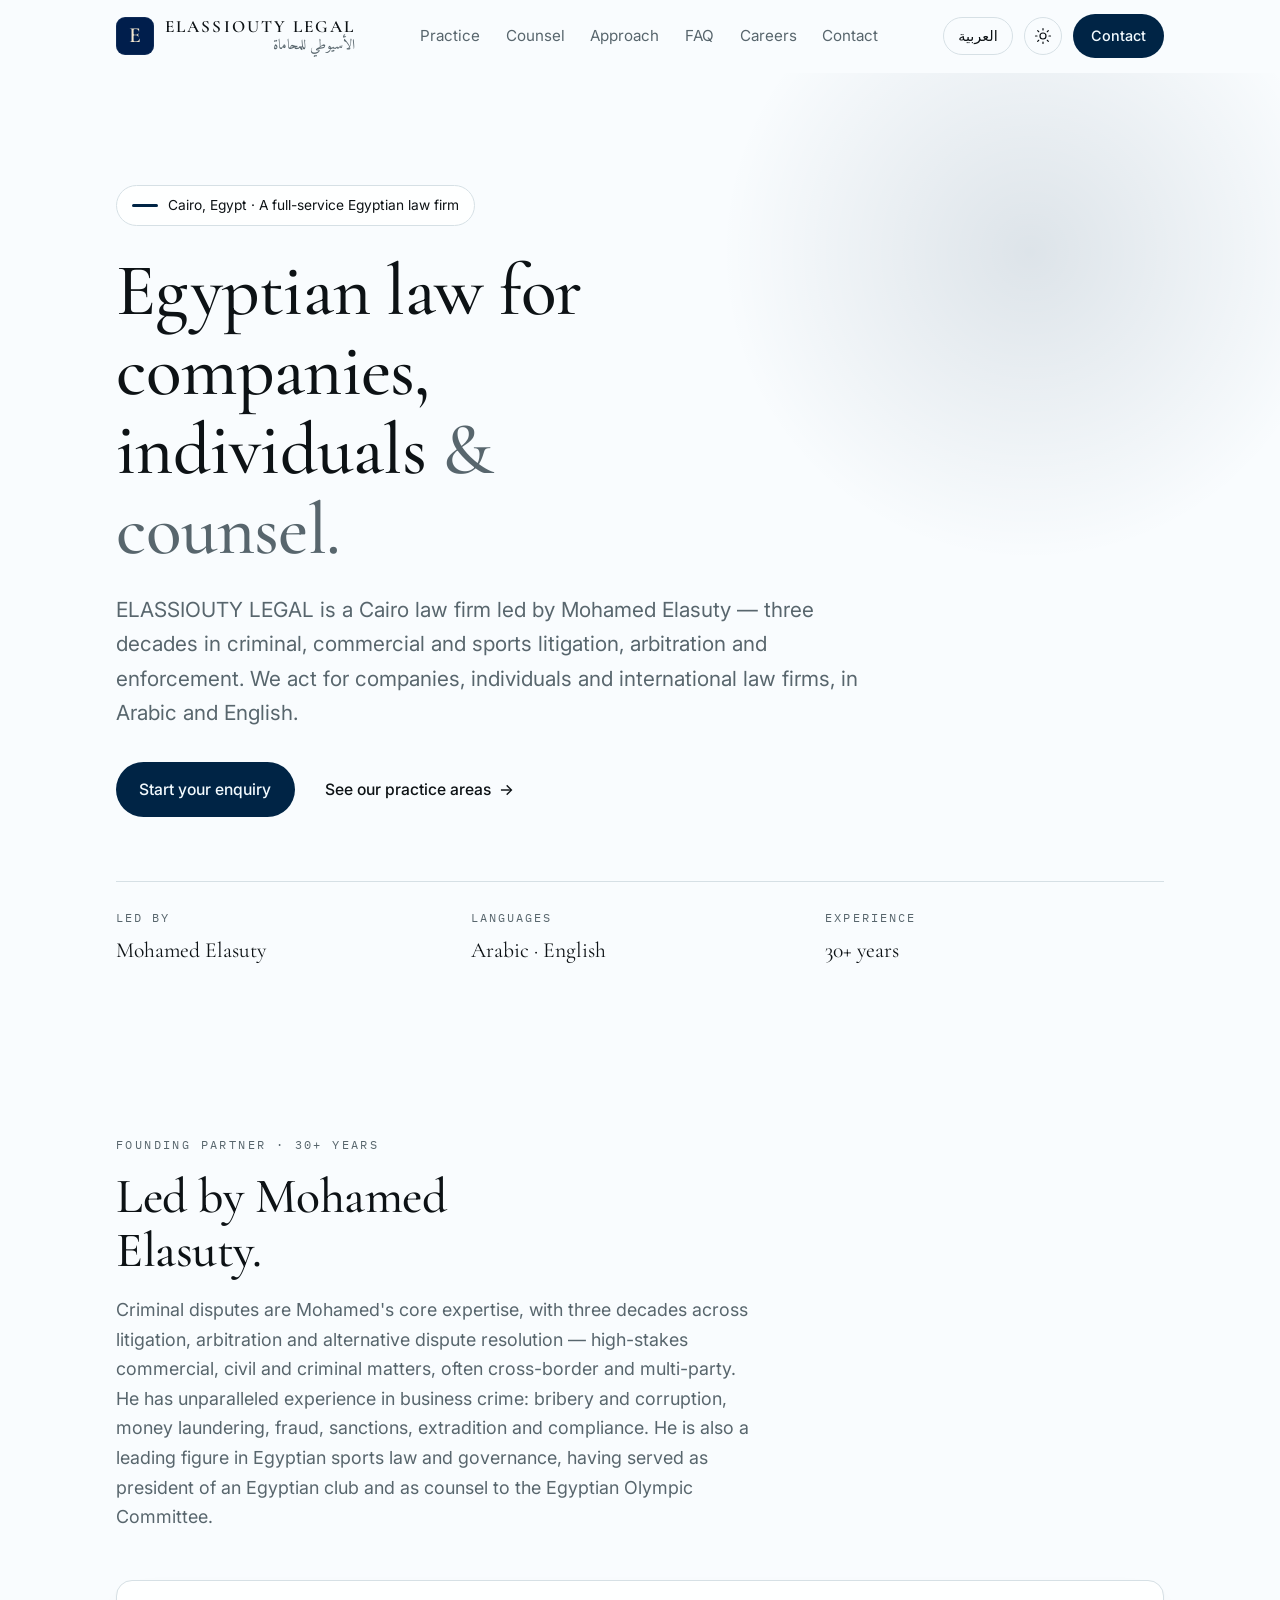
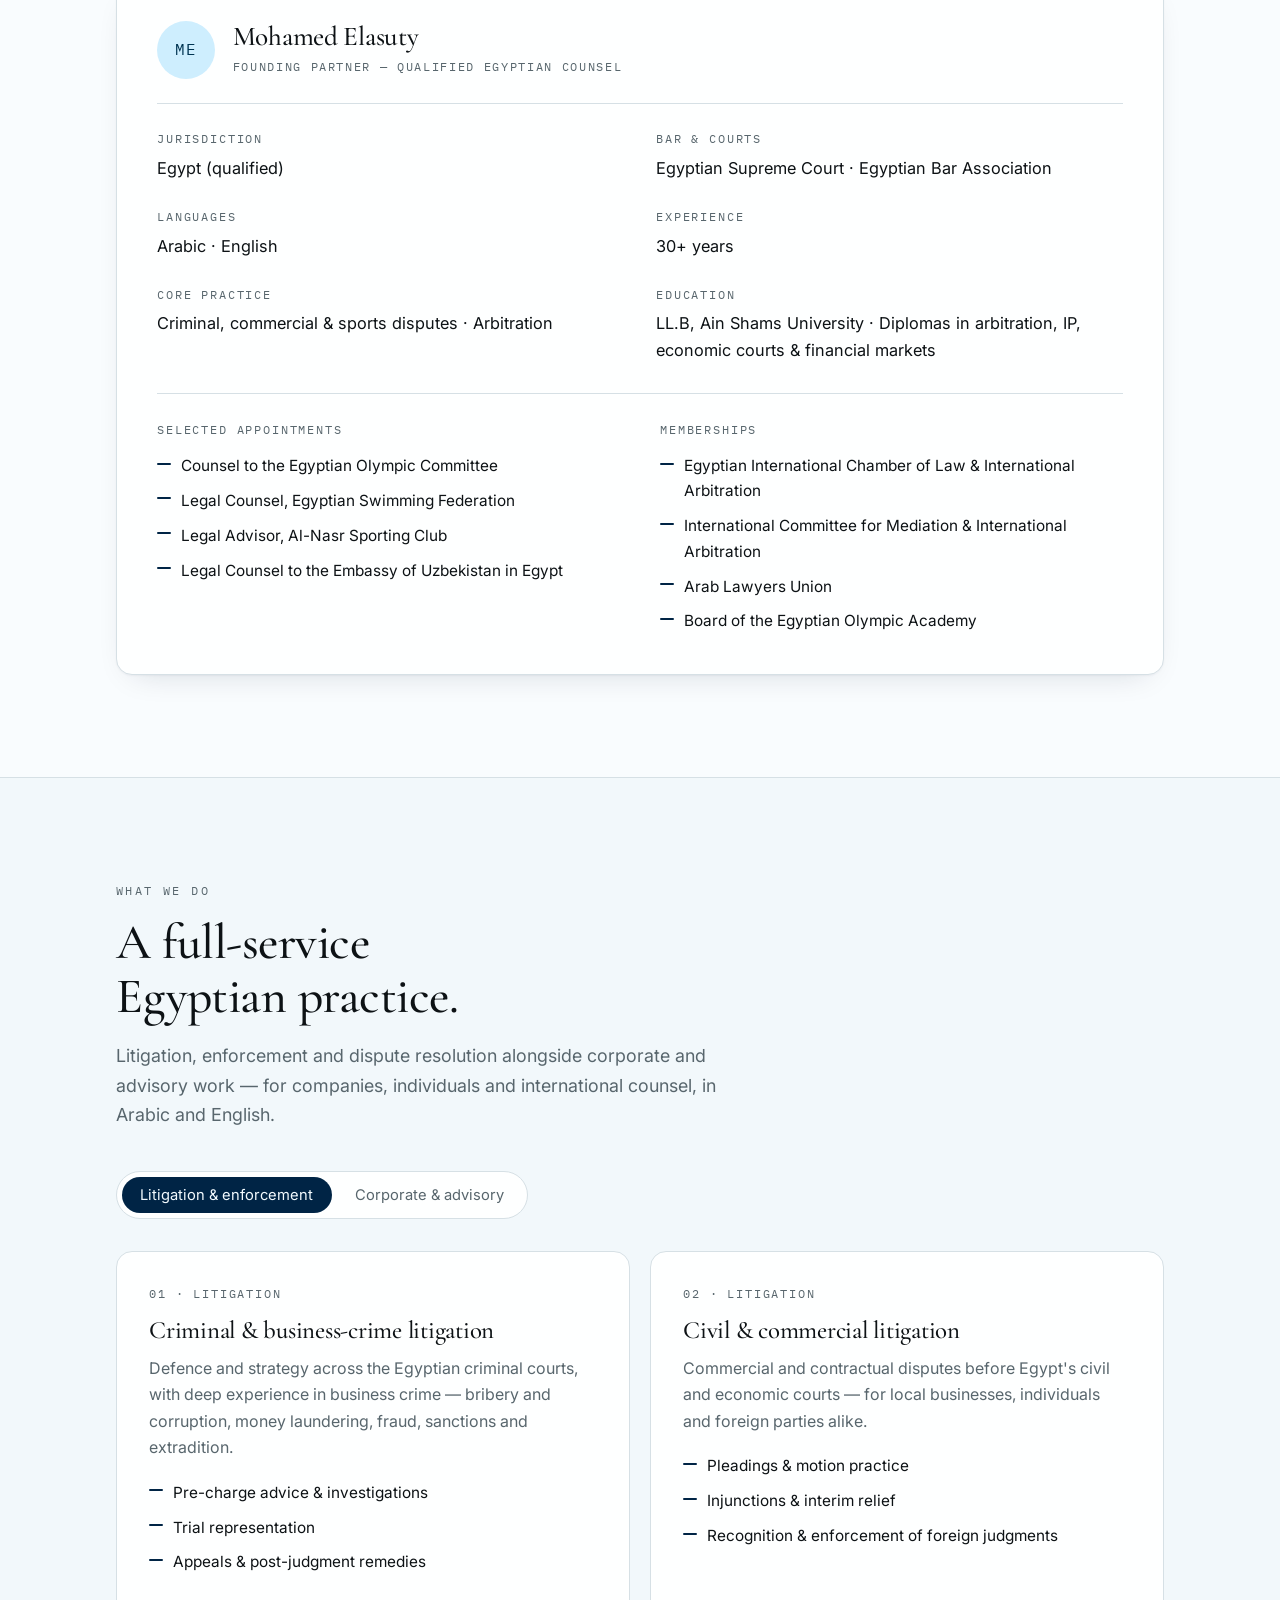
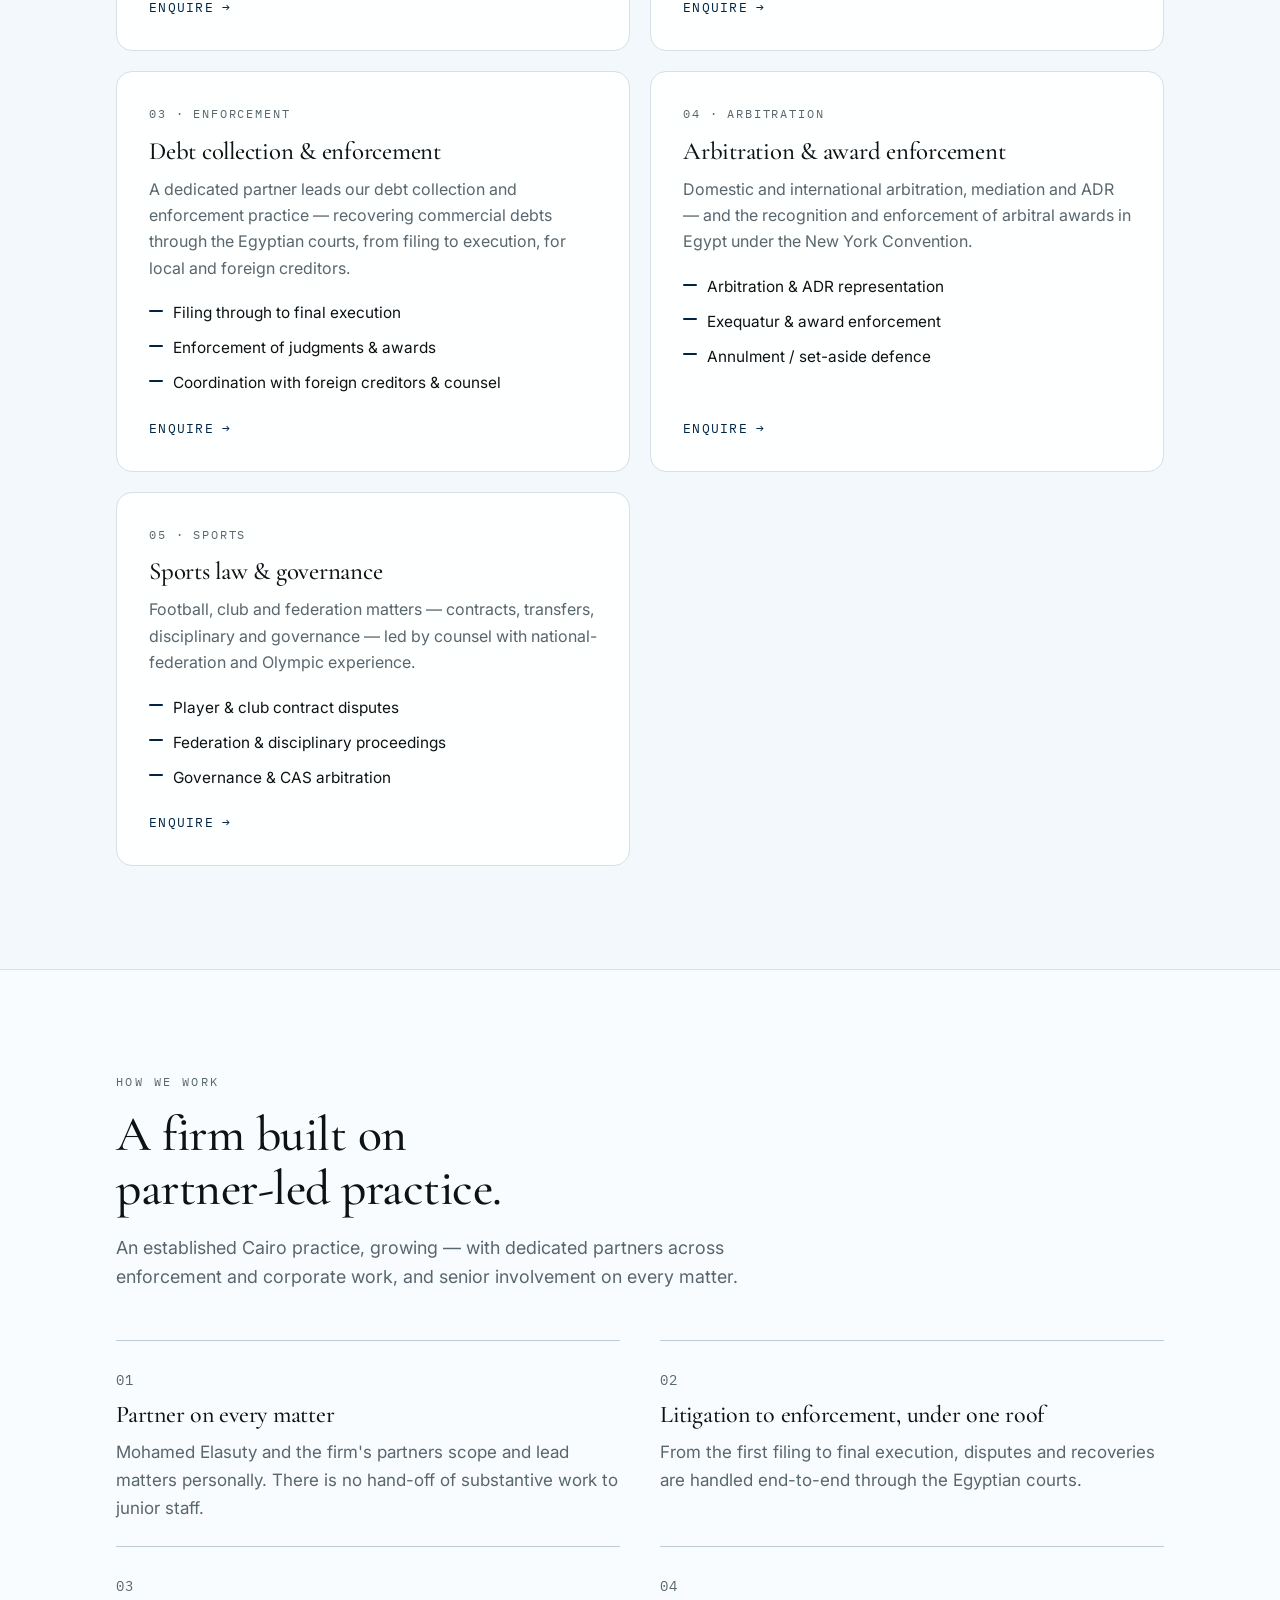
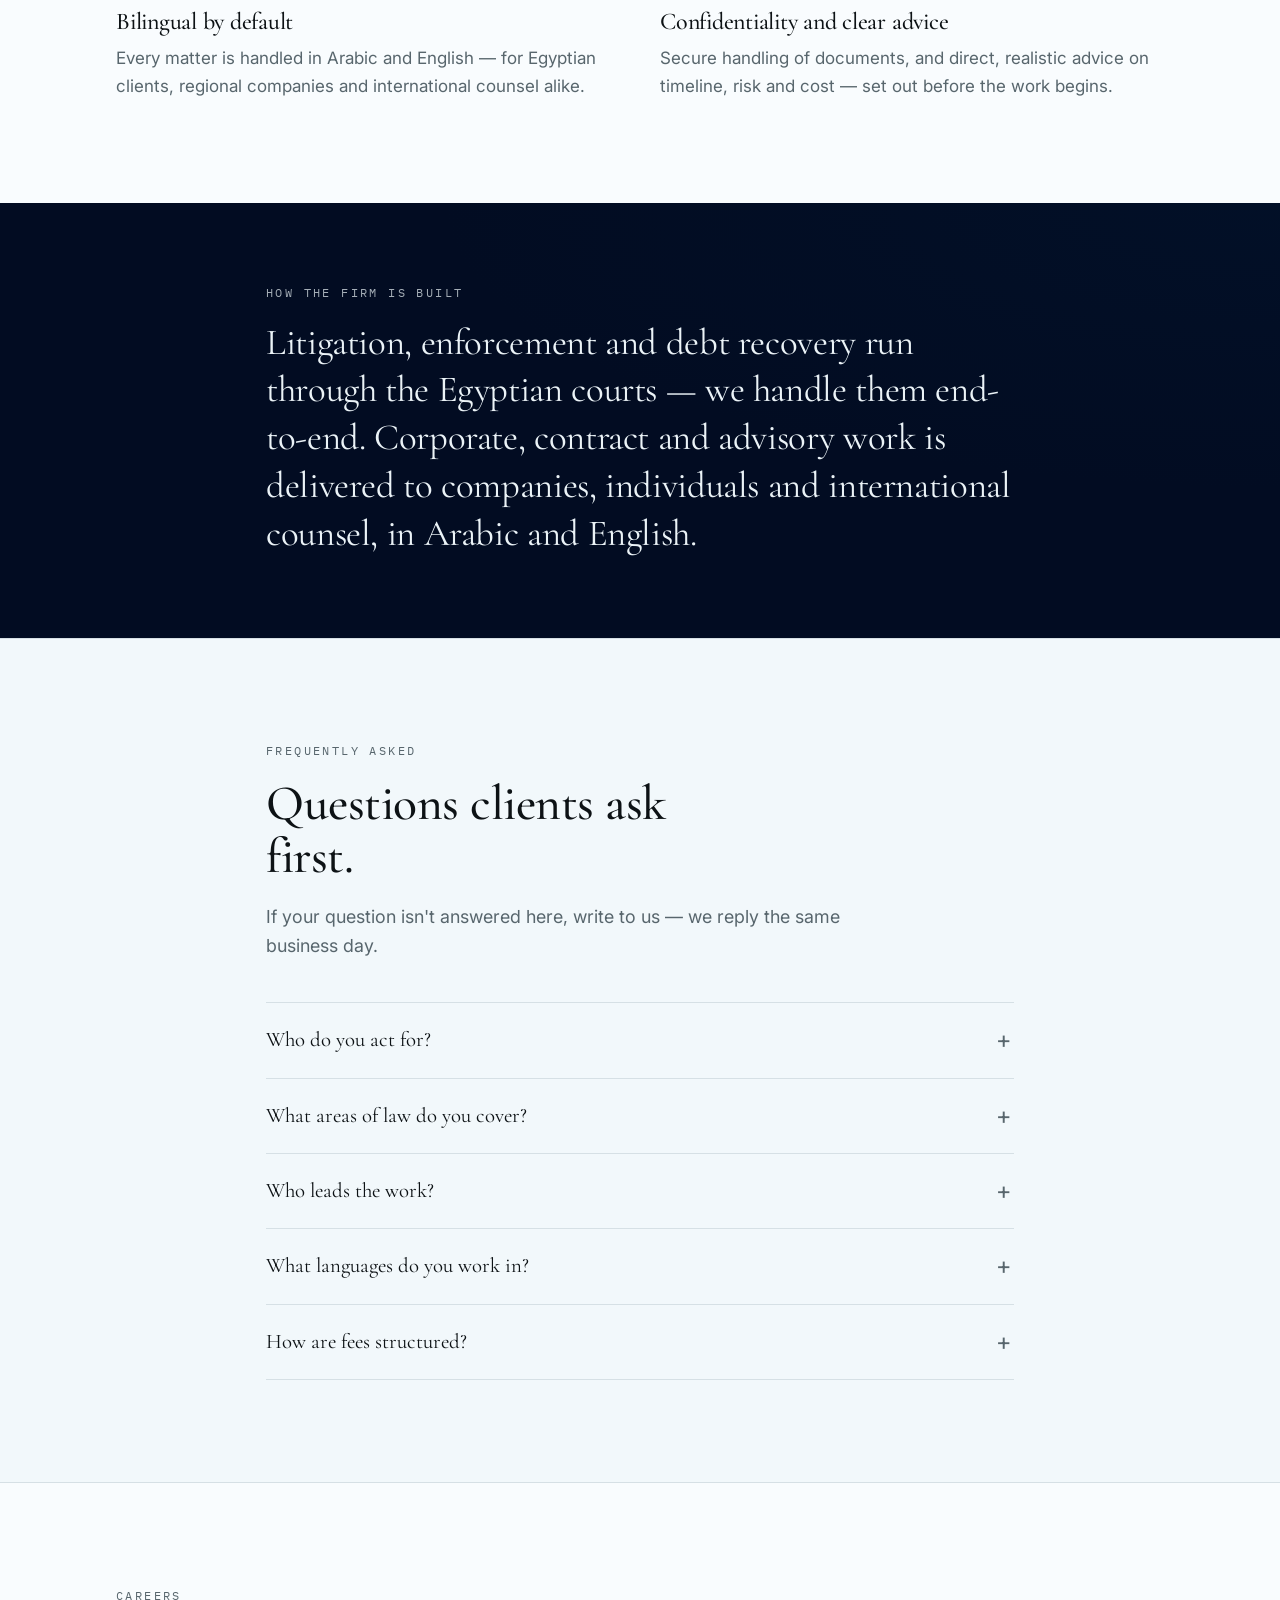
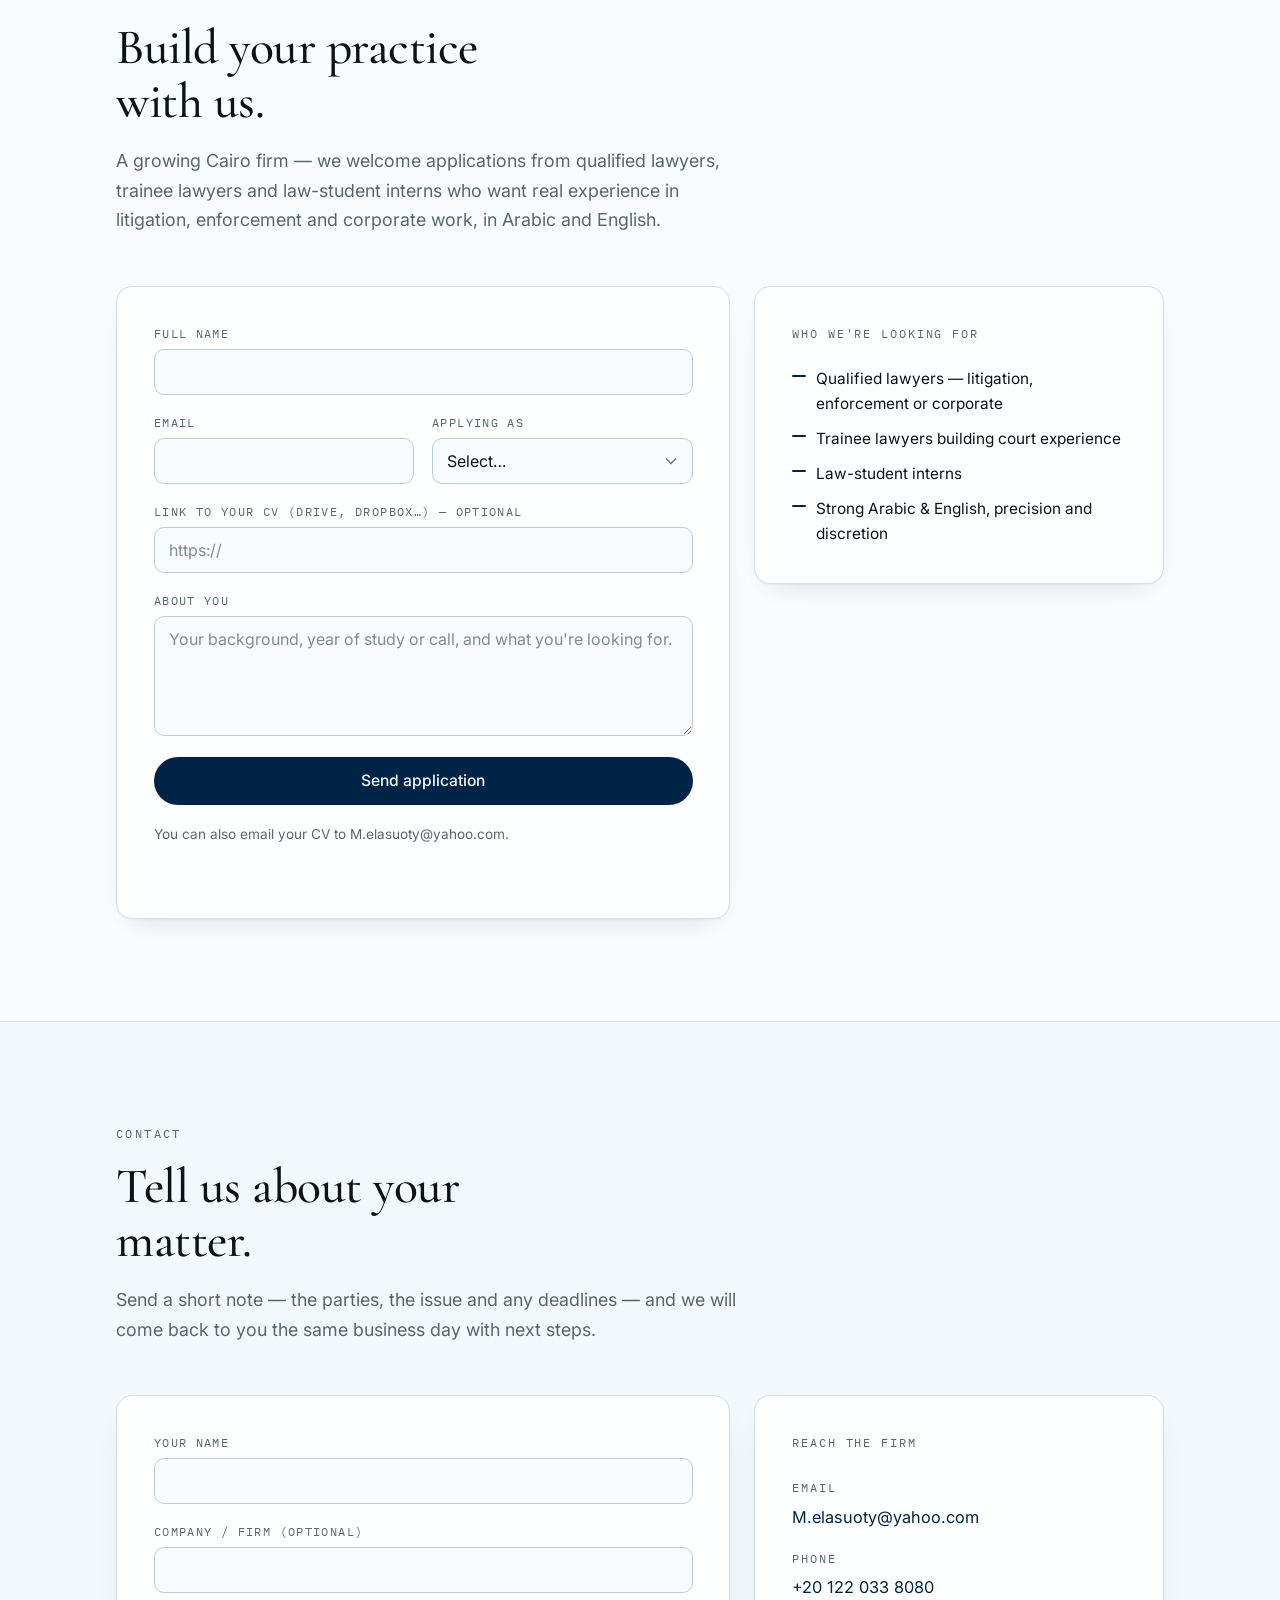
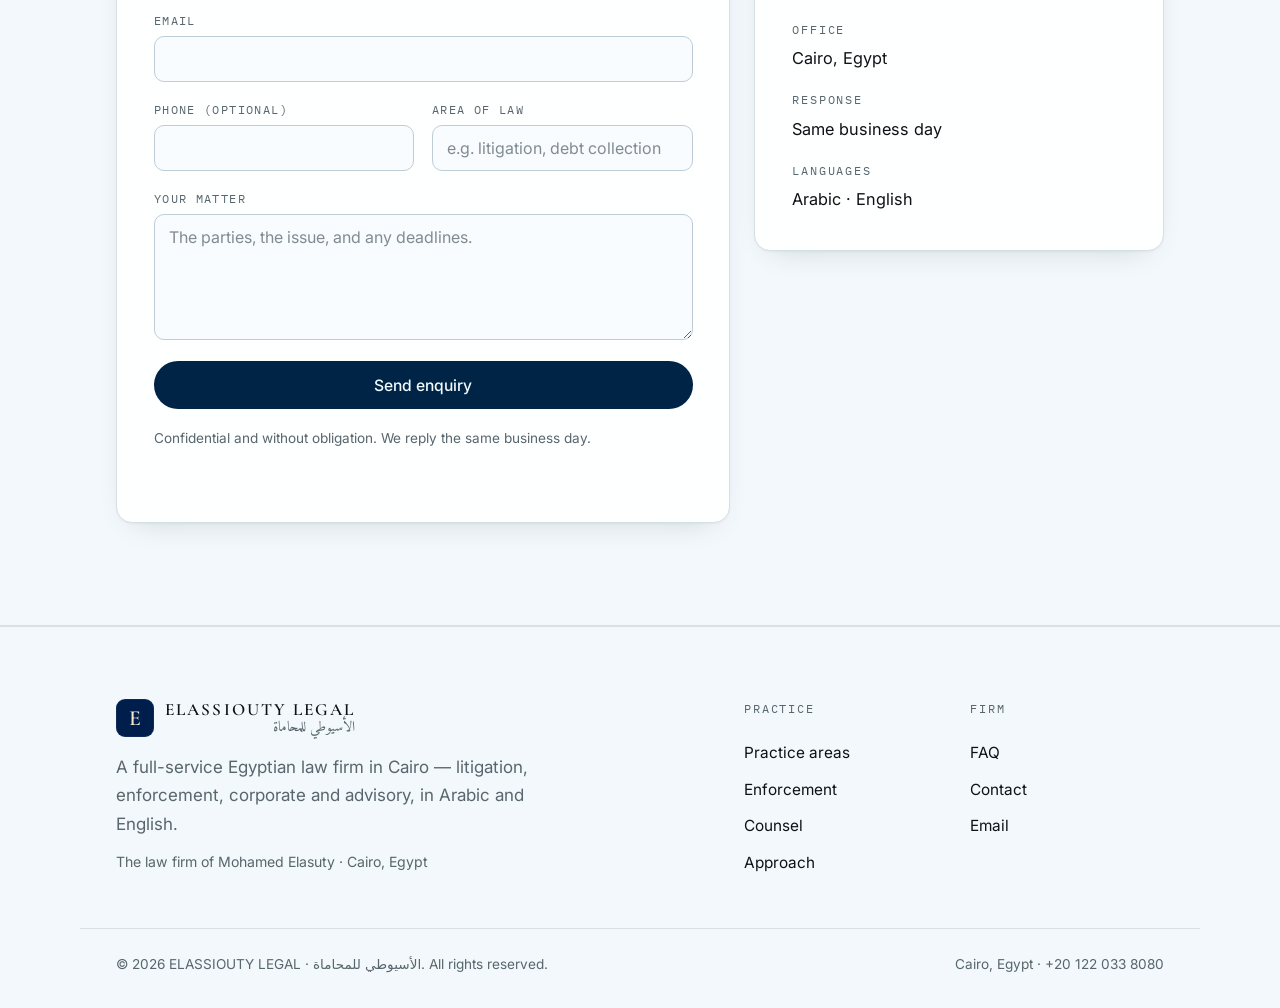
<file: index.html>
<!DOCTYPE html>
<html lang="en">
<head>
  <meta charset="UTF-8" />
  <meta name="viewport" content="width=device-width, initial-scale=1.0" />
  <title>ELASSIOUTY LEGAL — Egyptian law firm in Cairo | Litigation, Enforcement & Corporate</title>
  <meta name="description" content="ELASSIOUTY LEGAL is a full-service Egyptian law firm in Cairo, led by Mohamed Elasuty — litigation, arbitration, debt enforcement, corporate and bilingual legal work for companies, individuals and international law firms. Arabic & English." />
  <meta name="theme-color" content="#f9fbfc" />

  <meta property="og:title" content="ELASSIOUTY LEGAL — Egyptian law firm in Cairo" />
  <meta property="og:description" content="Full-service Egyptian counsel — litigation, enforcement, arbitration and corporate. Arabic & English." />
  <meta property="og:type" content="website" />

  <link rel="preconnect" href="https://fonts.googleapis.com" />
  <link rel="preconnect" href="https://fonts.gstatic.com" crossorigin />
  <link href="https://fonts.googleapis.com/css2?family=Amiri:wght@400;700&family=Cormorant+Garamond:ital,wght@0,400;0,500;0,600;1,400&family=IBM+Plex+Mono:wght@400;500&family=IBM+Plex+Sans+Arabic:wght@400;500;600&family=Inter:wght@400;500;600&display=swap" rel="stylesheet" />

  <link rel="icon" href="data:image/svg+xml,%3Csvg xmlns='http://www.w3.org/2000/svg' viewBox='0 0 32 32'%3E%3Crect width='32' height='32' rx='7' fill='%23122a4e'/%3E%3Ctext x='16' y='23' font-family='Georgia,serif' font-weight='600' font-size='19' fill='%23ece3cf' text-anchor='middle'%3EE%3C/text%3E%3C/svg%3E" />
  <link rel="alternate" hreflang="ar" href="ar.html" />
  <link rel="alternate" hreflang="en" href="index.html" />
  <link rel="stylesheet" href="styles.css" />

  <script>
    (function () {
      try {
        var t = localStorage.getItem('el-theme');
        var m = window.matchMedia && window.matchMedia('(prefers-color-scheme: dark)').matches;
        document.documentElement.setAttribute('data-theme', t || (m ? 'dark' : 'light'));
      } catch (e) { document.documentElement.setAttribute('data-theme', 'light'); }
    })();
  </script>
</head>
<body>
  <a class="skip-link" href="#main">Skip to content</a>

  <header class="site-header" id="siteHeader">
    <div class="container header-inner">
      <a class="brand" href="#top" aria-label="ELASSIOUTY LEGAL — الأسيوطي للمحاماة">
        <span class="brand-emblem" aria-hidden="true">E</span>
        <span class="brand-word">
          <span class="brand-name">ELASSIOUTY LEGAL</span>
          <span class="brand-ar" lang="ar" dir="rtl">الأسيوطي للمحاماة</span>
        </span>
      </a>

      <nav class="site-nav" aria-label="Primary">
        <a href="#practice">Practice</a>
        <a href="#counsel">Counsel</a>
        <a href="#approach">Approach</a>
        <a href="#faq">FAQ</a>
        <a href="#careers">Careers</a>
        <a href="#contact">Contact</a>
      </nav>

      <div class="header-actions">
        <a class="lang-switch" href="ar.html" hreflang="ar" lang="ar" aria-label="اقرأ بالعربية — Read this page in Arabic">العربية</a>
        <button class="theme-toggle" id="themeToggle" type="button" aria-label="Toggle light and dark theme">
          <svg class="icon-sun" width="18" height="18" viewBox="0 0 24 24" fill="none" stroke="currentColor" stroke-width="1.6" stroke-linecap="round"><circle cx="12" cy="12" r="4"/><path d="M12 2v2M12 20v2M4.9 4.9l1.4 1.4M17.7 17.7l1.4 1.4M2 12h2M20 12h2M4.9 19.1l1.4-1.4M17.7 6.3l1.4-1.4"/></svg>
          <svg class="icon-moon" width="18" height="18" viewBox="0 0 24 24" fill="none" stroke="currentColor" stroke-width="1.6" stroke-linecap="round" stroke-linejoin="round"><path d="M21 12.8A9 9 0 1 1 11.2 3a7 7 0 0 0 9.8 9.8z"/></svg>
        </button>
        <a class="btn btn-primary btn-sm header-cta" href="#contact">Contact</a>
        <button class="menu-toggle" id="menuToggle" type="button" aria-label="Open menu" aria-expanded="false" aria-controls="mobileNav">
          <span></span><span></span><span></span>
        </button>
      </div>
    </div>

    <nav class="mobile-nav" id="mobileNav" aria-label="Mobile">
      <a href="#practice">Practice</a>
      <a href="#counsel">Counsel</a>
      <a href="#approach">Approach</a>
      <a href="#enforcement">Enforcement</a>
      <a href="#faq">FAQ</a>
      <a href="#careers">Careers</a>
      <a href="#contact">Contact</a>
      <a class="btn btn-primary" href="#contact">Get in touch</a>
    </nav>
  </header>

  <main id="main">
    <span id="top"></span>

    <!-- HERO -->
    <section class="hero">
      <div class="container">
        <p class="badge"><span class="badge-rule" aria-hidden="true"></span>Cairo, Egypt · A full-service Egyptian law firm</p>
        <h1 class="hero-title">Egyptian law for companies, individuals <span class="muted">&amp; counsel.</span></h1>
        <p class="hero-lead">ELASSIOUTY LEGAL is a Cairo law firm led by Mohamed Elasuty — three decades in criminal, commercial and sports litigation, arbitration and enforcement. We act for companies, individuals and international law firms, in Arabic and English.</p>
        <div class="hero-actions">
          <a class="btn btn-primary" href="#contact">Start your enquiry</a>
          <a class="btn btn-ghost" href="#practice">See our practice areas <span aria-hidden="true">→</span></a>
        </div>

        <dl class="stat-row">
          <div class="stat"><dt>Led by</dt><dd>Mohamed Elasuty</dd></div>
          <div class="stat"><dt>Languages</dt><dd>Arabic · English</dd></div>
          <div class="stat"><dt>Experience</dt><dd>30+ years</dd></div>
        </dl>
      </div>
    </section>

    <!-- COUNSEL -->
    <section class="section" id="counsel">
      <div class="container">
        <p class="eyebrow">Founding Partner · 30+ years</p>
        <h2 class="section-title">Led by Mohamed Elasuty.</h2>
        <p class="section-lead">Criminal disputes are Mohamed's core expertise, with three decades across litigation, arbitration and alternative dispute resolution — high-stakes commercial, civil and criminal matters, often cross-border and multi-party. He has unparalleled experience in business crime: bribery and corruption, money laundering, fraud, sanctions, extradition and compliance. He is also a leading figure in Egyptian sports law and governance, having served as president of an Egyptian club and as counsel to the Egyptian Olympic Committee.</p>

        <div class="counsel-card">
          <div class="counsel-head">
            <span class="avatar" aria-hidden="true">ME</span>
            <div>
              <h3 class="counsel-name">Mohamed Elasuty</h3>
              <p class="counsel-role">Founding Partner — Qualified Egyptian Counsel</p>
            </div>
          </div>
          <dl class="fact-grid">
            <div><dt>Jurisdiction</dt><dd>Egypt (qualified)</dd></div>
            <div><dt>Bar &amp; courts</dt><dd>Egyptian Supreme Court · Egyptian Bar Association</dd></div>
            <div><dt>Languages</dt><dd>Arabic · English</dd></div>
            <div><dt>Experience</dt><dd>30+ years</dd></div>
            <div><dt>Core practice</dt><dd>Criminal, commercial &amp; sports disputes · Arbitration</dd></div>
            <div><dt>Education</dt><dd>LL.B, Ain Shams University · Diplomas in arbitration, IP, economic courts &amp; financial markets</dd></div>
          </dl>

          <div class="creds-grid">
            <div class="creds">
              <p class="creds-head">Selected appointments</p>
              <ul class="card-list">
                <li>Counsel to the Egyptian Olympic Committee</li>
                <li>Legal Counsel, Egyptian Swimming Federation</li>
                <li>Legal Advisor, Al-Nasr Sporting Club</li>
                <li>Legal Counsel to the Embassy of Uzbekistan in Egypt</li>
              </ul>
            </div>
            <div class="creds">
              <p class="creds-head">Memberships</p>
              <ul class="card-list">
                <li>Egyptian International Chamber of Law &amp; International Arbitration</li>
                <li>International Committee for Mediation &amp; International Arbitration</li>
                <li>Arab Lawyers Union</li>
                <li>Board of the Egyptian Olympic Academy</li>
              </ul>
            </div>
          </div>
        </div>
      </div>
    </section>

    <!-- PRACTICE -->
    <section class="section section-alt" id="practice">
      <div class="container">
        <p class="eyebrow">What we do</p>
        <h2 class="section-title">A full-service Egyptian practice.</h2>
        <p class="section-lead">Litigation, enforcement and dispute resolution alongside corporate and advisory work — for companies, individuals and international counsel, in Arabic and English.</p>

        <div class="tabs" role="tablist" aria-label="Practice groups">
          <button class="tab is-active" role="tab" aria-selected="true" data-group="litigation">Litigation &amp; enforcement</button>
          <button class="tab" role="tab" aria-selected="false" data-group="corporate">Corporate &amp; advisory</button>
        </div>

        <div class="cards">
          <!-- Litigation & enforcement -->
          <article class="card" data-group="litigation">
            <p class="card-index">01 · Litigation</p>
            <h3 class="card-title">Criminal &amp; business-crime litigation</h3>
            <p class="card-body">Defence and strategy across the Egyptian criminal courts, with deep experience in business crime — bribery and corruption, money laundering, fraud, sanctions and extradition.</p>
            <ul class="card-list">
              <li>Pre-charge advice &amp; investigations</li>
              <li>Trial representation</li>
              <li>Appeals &amp; post-judgment remedies</li>
            </ul>
            <a class="card-cta" href="#contact">Enquire <span aria-hidden="true">→</span></a>
          </article>

          <article class="card" data-group="litigation">
            <p class="card-index">02 · Litigation</p>
            <h3 class="card-title">Civil &amp; commercial litigation</h3>
            <p class="card-body">Commercial and contractual disputes before Egypt's civil and economic courts — for local businesses, individuals and foreign parties alike.</p>
            <ul class="card-list">
              <li>Pleadings &amp; motion practice</li>
              <li>Injunctions &amp; interim relief</li>
              <li>Recognition &amp; enforcement of foreign judgments</li>
            </ul>
            <a class="card-cta" href="#contact">Enquire <span aria-hidden="true">→</span></a>
          </article>

          <article class="card" data-group="litigation">
            <p class="card-index">03 · Enforcement</p>
            <h3 class="card-title">Debt collection &amp; enforcement</h3>
            <p class="card-body">A dedicated partner leads our debt collection and enforcement practice — recovering commercial debts through the Egyptian courts, from filing to execution, for local and foreign creditors.</p>
            <ul class="card-list">
              <li>Filing through to final execution</li>
              <li>Enforcement of judgments &amp; awards</li>
              <li>Coordination with foreign creditors &amp; counsel</li>
            </ul>
            <a class="card-cta" href="#contact">Enquire <span aria-hidden="true">→</span></a>
          </article>

          <article class="card" data-group="litigation">
            <p class="card-index">04 · Arbitration</p>
            <h3 class="card-title">Arbitration &amp; award enforcement</h3>
            <p class="card-body">Domestic and international arbitration, mediation and ADR — and the recognition and enforcement of arbitral awards in Egypt under the New York Convention.</p>
            <ul class="card-list">
              <li>Arbitration &amp; ADR representation</li>
              <li>Exequatur &amp; award enforcement</li>
              <li>Annulment / set-aside defence</li>
            </ul>
            <a class="card-cta" href="#contact">Enquire <span aria-hidden="true">→</span></a>
          </article>

          <article class="card" data-group="litigation">
            <p class="card-index">05 · Sports</p>
            <h3 class="card-title">Sports law &amp; governance</h3>
            <p class="card-body">Football, club and federation matters — contracts, transfers, disciplinary and governance — led by counsel with national-federation and Olympic experience.</p>
            <ul class="card-list">
              <li>Player &amp; club contract disputes</li>
              <li>Federation &amp; disciplinary proceedings</li>
              <li>Governance &amp; CAS arbitration</li>
            </ul>
            <a class="card-cta" href="#contact">Enquire <span aria-hidden="true">→</span></a>
          </article>

          <!-- Corporate & advisory -->
          <article class="card" data-group="corporate" hidden>
            <p class="card-index">06 · Corporate</p>
            <h3 class="card-title">Corporate &amp; commercial</h3>
            <p class="card-body">Our bilingual corporate desk advises companies on formation, contracts, transactions and day-to-day commercial matters under Egyptian law.</p>
            <ul class="card-list">
              <li>Company formation &amp; governance</li>
              <li>Commercial contracts</li>
              <li>Transactions &amp; ongoing advisory</li>
            </ul>
            <a class="card-cta" href="#contact">Enquire <span aria-hidden="true">→</span></a>
          </article>

          <article class="card" data-group="corporate" hidden>
            <p class="card-index">07 · Documents</p>
            <h3 class="card-title">Bilingual contract review &amp; translation</h3>
            <p class="card-body">Arabic-English review of contracts and corporate documents, with senior legal supervision of translation — reconciled to common-law and Sharia-aware drafting.</p>
            <ul class="card-list">
              <li>Tracked redlines + clean versions</li>
              <li>Defined-term &amp; cross-reference audit</li>
              <li>Supervised legal translation</li>
            </ul>
            <a class="card-cta" href="#contact">Enquire <span aria-hidden="true">→</span></a>
          </article>

          <article class="card" data-group="corporate" hidden>
            <p class="card-index">08 · Compliance</p>
            <h3 class="card-title">Regulatory &amp; compliance</h3>
            <p class="card-body">Preventative advice, compliance programmes and regulatory matters — drawing on decades of experience in sensitive, cross-border work.</p>
            <ul class="card-list">
              <li>Compliance programmes</li>
              <li>Regulatory investigations</li>
              <li>Risk &amp; preventative advice</li>
            </ul>
            <a class="card-cta" href="#contact">Enquire <span aria-hidden="true">→</span></a>
          </article>
        </div>
      </div>
    </section>

    <!-- APPROACH -->
    <section class="section" id="approach">
      <div class="container">
        <p class="eyebrow">How we work</p>
        <h2 class="section-title">A firm built on partner-led practice.</h2>
        <p class="section-lead">An established Cairo practice, growing — with dedicated partners across enforcement and corporate work, and senior involvement on every matter.</p>

        <div class="principles">
          <div class="principle">
            <span class="principle-num">01</span>
            <h3>Partner on every matter</h3>
            <p>Mohamed Elasuty and the firm's partners scope and lead matters personally. There is no hand-off of substantive work to junior staff.</p>
          </div>
          <div class="principle">
            <span class="principle-num">02</span>
            <h3>Litigation to enforcement, under one roof</h3>
            <p>From the first filing to final execution, disputes and recoveries are handled end-to-end through the Egyptian courts.</p>
          </div>
          <div class="principle">
            <span class="principle-num">03</span>
            <h3>Bilingual by default</h3>
            <p>Every matter is handled in Arabic and English — for Egyptian clients, regional companies and international counsel alike.</p>
          </div>
          <div class="principle">
            <span class="principle-num">04</span>
            <h3>Confidentiality and clear advice</h3>
            <p>Secure handling of documents, and direct, realistic advice on timeline, risk and cost — set out before the work begins.</p>
          </div>
        </div>
      </div>
    </section>

    <!-- ENFORCEMENT NOTE -->
    <section class="section section-dark" id="enforcement">
      <div class="container narrow">
        <p class="eyebrow eyebrow-light">How the firm is built</p>
        <p class="enforcement-note">Litigation, enforcement and debt recovery run through the Egyptian courts — we handle them end-to-end. Corporate, contract and advisory work is delivered to companies, individuals and international counsel, in Arabic and English.</p>
      </div>
    </section>

    <!-- FAQ -->
    <section class="section section-alt" id="faq">
      <div class="container narrow">
        <p class="eyebrow">Frequently asked</p>
        <h2 class="section-title">Questions clients ask first.</h2>
        <p class="section-lead">If your question isn't answered here, write to us — we reply the same business day.</p>

        <div class="faq">
          <details class="faq-item">
            <summary>Who do you act for?</summary>
            <div class="faq-answer"><p>Companies, individuals, and international law firms that need Egyptian counsel. We take instructions directly from clients, and we also act as Cairo correspondent for firms based abroad.</p></div>
          </details>
          <details class="faq-item">
            <summary>What areas of law do you cover?</summary>
            <div class="faq-answer"><p>Litigation (criminal, civil, commercial and sports), arbitration and award enforcement, debt collection, corporate and commercial advisory, bilingual contract review, and regulatory compliance — all under Egyptian law.</p></div>
          </details>
          <details class="faq-item">
            <summary>Who leads the work?</summary>
            <div class="faq-answer"><p>Founding partner Mohamed Elasuty and the firm's partners lead matters personally, supported by the firm's lawyers. Dedicated partners head the debt-collection and enforcement practice and the corporate desk.</p></div>
          </details>
          <details class="faq-item">
            <summary>What languages do you work in?</summary>
            <div class="faq-answer"><p>Arabic and English, across every matter — from court filings and contracts to correspondence with international clients and counsel.</p></div>
          </details>
          <details class="faq-item">
            <summary>How are fees structured?</summary>
            <div class="faq-answer"><p>A fixed fee for defined-scope work, or an agreed hourly basis, set out in writing before we begin. You will not receive an open-ended bill.</p></div>
          </details>
        </div>
      </div>
    </section>

    <!-- CAREERS -->
    <section class="section" id="careers">
      <div class="container">
        <p class="eyebrow">Careers</p>
        <h2 class="section-title">Build your practice with us.</h2>
        <p class="section-lead">A growing Cairo firm — we welcome applications from qualified lawyers, trainee lawyers and law-student interns who want real experience in litigation, enforcement and corporate work, in Arabic and English.</p>

        <div class="intake-grid">
          <form class="intake-form ajax-form" id="careersForm" data-subject="Careers application — ELASSIOUTY LEGAL" novalidate>
            <div class="field">
              <label for="c-name">Full name</label>
              <input id="c-name" name="name" type="text" autocomplete="name" required />
            </div>
            <div class="field-row">
              <div class="field">
                <label for="c-email">Email</label>
                <input id="c-email" name="email" type="email" autocomplete="email" required />
              </div>
              <div class="field">
                <label for="c-position">Applying as</label>
                <select id="c-position" name="position" required>
                  <option value="" disabled selected>Select…</option>
                  <option>Qualified lawyer</option>
                  <option>Trainee lawyer</option>
                  <option>Intern (law student)</option>
                </select>
              </div>
            </div>
            <div class="field">
              <label for="c-cv">Link to your CV (Drive, Dropbox…) — optional</label>
              <input id="c-cv" name="cv_link" type="url" placeholder="https://" />
            </div>
            <div class="field">
              <label for="c-message">About you</label>
              <textarea id="c-message" name="message" rows="4" required placeholder="Your background, year of study or call, and what you're looking for."></textarea>
            </div>
            <input type="text" name="_honey" class="honey" tabindex="-1" autocomplete="off" aria-hidden="true" />
            <button class="btn btn-primary" type="submit" id="careersSubmit">Send application</button>
            <p class="form-note">You can also email your CV to <a href="mailto:M.elasuoty@yahoo.com?subject=Application%20%E2%80%94%20ELASSIOUTY%20LEGAL">M.elasuoty@yahoo.com</a>.</p>
            <p class="form-status" role="status" aria-live="polite"></p>
          </form>

          <aside class="engagement">
            <p class="engagement-title">Who we're looking for</p>
            <ul class="card-list">
              <li>Qualified lawyers — litigation, enforcement or corporate</li>
              <li>Trainee lawyers building court experience</li>
              <li>Law-student interns</li>
              <li>Strong Arabic &amp; English, precision and discretion</li>
            </ul>
          </aside>
        </div>
      </div>
    </section>

    <!-- CONTACT -->
    <section class="section section-alt" id="contact">
      <div class="container">
        <p class="eyebrow">Contact</p>
        <h2 class="section-title">Tell us about your matter.</h2>
        <p class="section-lead">Send a short note — the parties, the issue and any deadlines — and we will come back to you the same business day with next steps.</p>

        <div class="intake-grid">
          <form class="intake-form ajax-form" id="intakeForm" data-subject="New enquiry — ELASSIOUTY LEGAL" novalidate>
            <div class="field">
              <label for="f-name">Your name</label>
              <input id="f-name" name="name" type="text" autocomplete="name" required />
            </div>
            <div class="field">
              <label for="f-firm">Company / firm (optional)</label>
              <input id="f-firm" name="company" type="text" autocomplete="organization" />
            </div>
            <div class="field">
              <label for="f-email">Email</label>
              <input id="f-email" name="email" type="email" autocomplete="email" required />
            </div>
            <div class="field-row">
              <div class="field">
                <label for="f-phone">Phone (optional)</label>
                <input id="f-phone" name="phone" type="tel" autocomplete="tel" />
              </div>
              <div class="field">
                <label for="f-area">Area of law</label>
                <input id="f-area" name="area" type="text" placeholder="e.g. litigation, debt collection" />
              </div>
            </div>
            <div class="field">
              <label for="f-message">Your matter</label>
              <textarea id="f-message" name="message" rows="5" required placeholder="The parties, the issue, and any deadlines."></textarea>
            </div>
            <input type="text" name="_honey" class="honey" tabindex="-1" autocomplete="off" aria-hidden="true" />
            <button class="btn btn-primary" type="submit" id="intakeSubmit">Send enquiry</button>
            <p class="form-note">Confidential and without obligation. We reply the same business day.</p>
            <p class="form-status" id="formStatus" role="status" aria-live="polite"></p>
          </form>

          <aside class="engagement">
            <p class="engagement-title">Reach the firm</p>
            <dl class="fact-grid fact-grid-stack">
              <div><dt>Email</dt><dd><a href="mailto:M.elasuoty@yahoo.com">M.elasuoty@yahoo.com</a></dd></div>
              <div><dt>Phone</dt><dd><a href="tel:+201220338080">+20 122 033 8080</a></dd></div>
              <div><dt>Office</dt><dd>Cairo, Egypt</dd></div>
              <div><dt>Response</dt><dd>Same business day</dd></div>
              <div><dt>Languages</dt><dd>Arabic · English</dd></div>
            </dl>
          </aside>
        </div>
      </div>
    </section>
  </main>

  <footer class="site-footer">
    <div class="container footer-inner">
      <div class="footer-brand">
        <a class="brand" href="#top" aria-label="ELASSIOUTY LEGAL — الأسيوطي للمحاماة">
          <span class="brand-emblem" aria-hidden="true">E</span>
          <span class="brand-word">
            <span class="brand-name">ELASSIOUTY LEGAL</span>
            <span class="brand-ar" lang="ar" dir="rtl">الأسيوطي للمحاماة</span>
          </span>
        </a>
        <p class="footer-tag">A full-service Egyptian law firm in Cairo — litigation, enforcement, corporate and advisory, in Arabic and English.</p>
        <p class="footer-meta">The law firm of Mohamed Elasuty · Cairo, Egypt</p>
      </div>
      <nav class="footer-nav" aria-label="Footer">
        <div>
          <p class="footer-head">Practice</p>
          <a href="#practice">Practice areas</a>
          <a href="#enforcement">Enforcement</a>
          <a href="#counsel">Counsel</a>
          <a href="#approach">Approach</a>
        </div>
        <div>
          <p class="footer-head">Firm</p>
          <a href="#faq">FAQ</a>
          <a href="#contact">Contact</a>
          <a href="mailto:M.elasuoty@yahoo.com">Email</a>
        </div>
      </nav>
    </div>
    <div class="container footer-bottom">
      <p>© <span id="year">2026</span> ELASSIOUTY LEGAL · الأسيوطي للمحاماة. All rights reserved.</p>
      <p>Cairo, Egypt · <a href="tel:+201220338080">+20 122 033 8080</a></p>
    </div>
  </footer>

  <script src="script.js"></script>
</body>
</html>
</file>
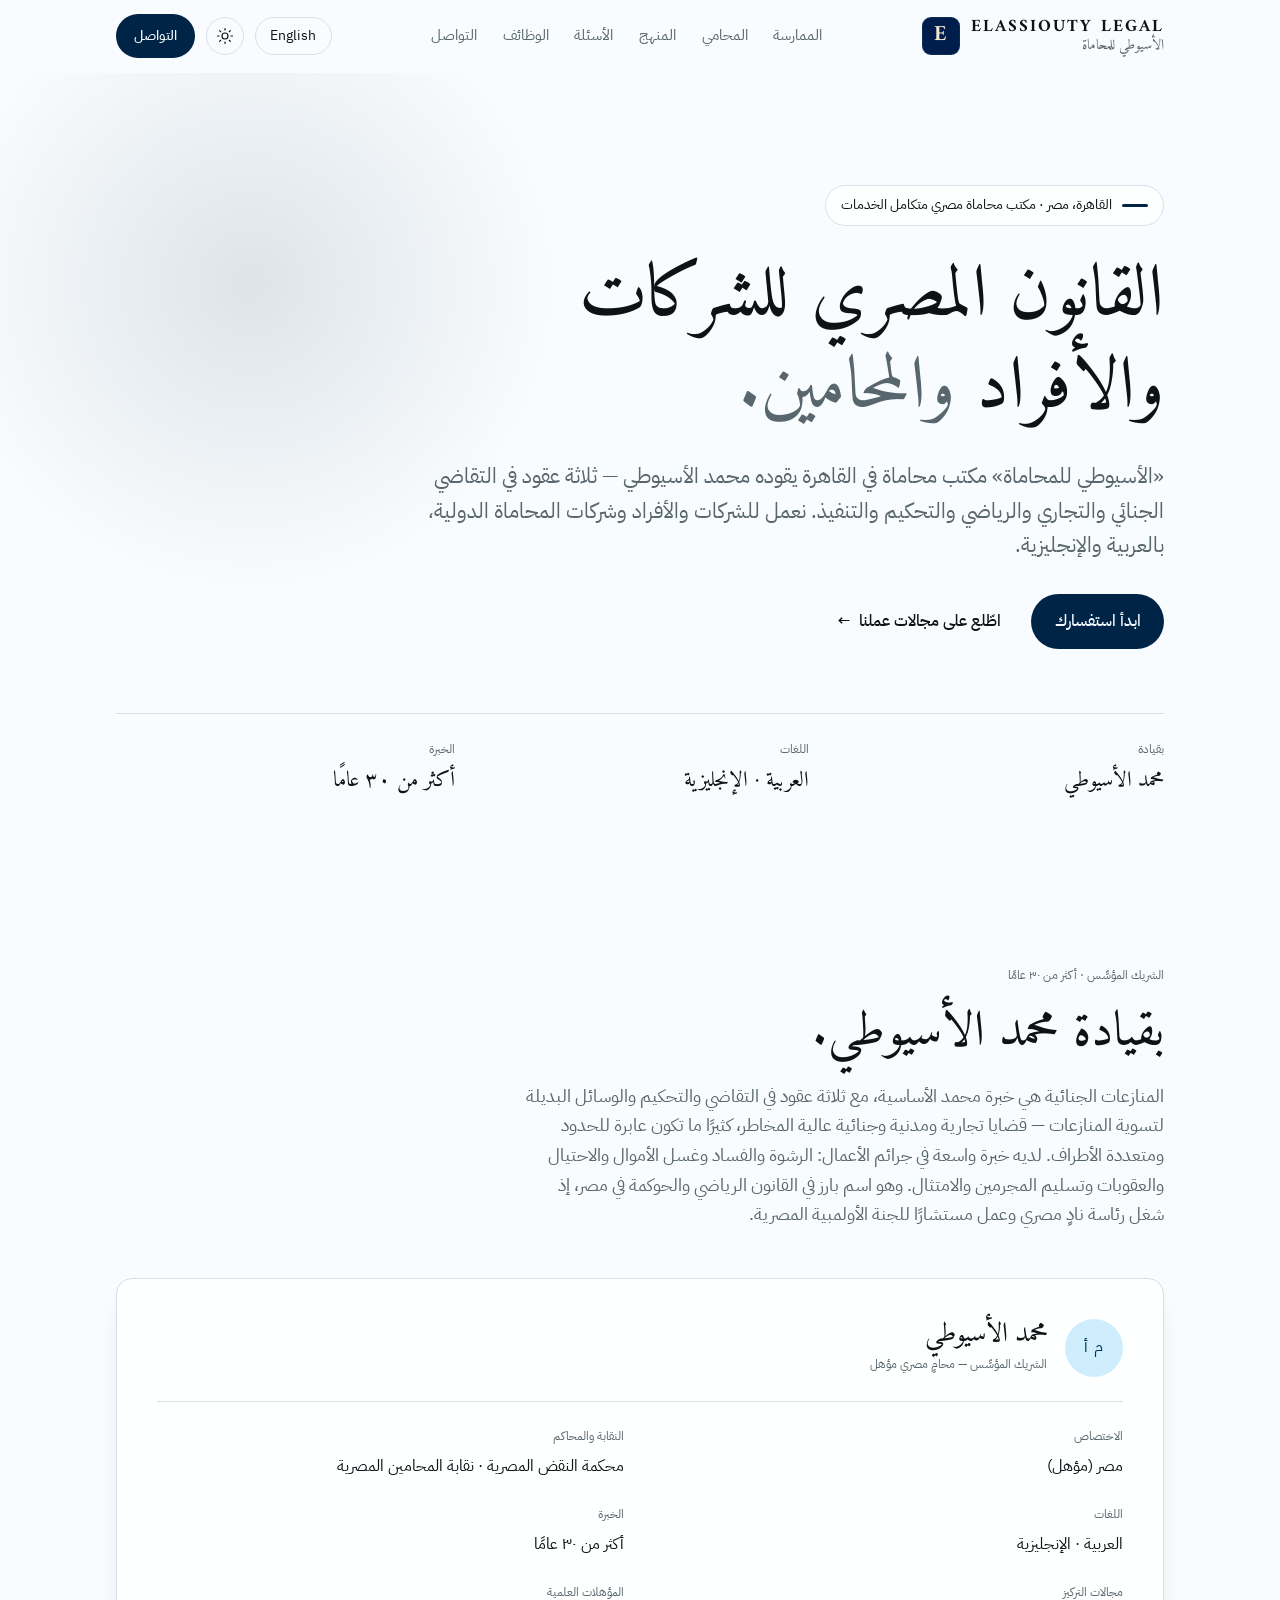
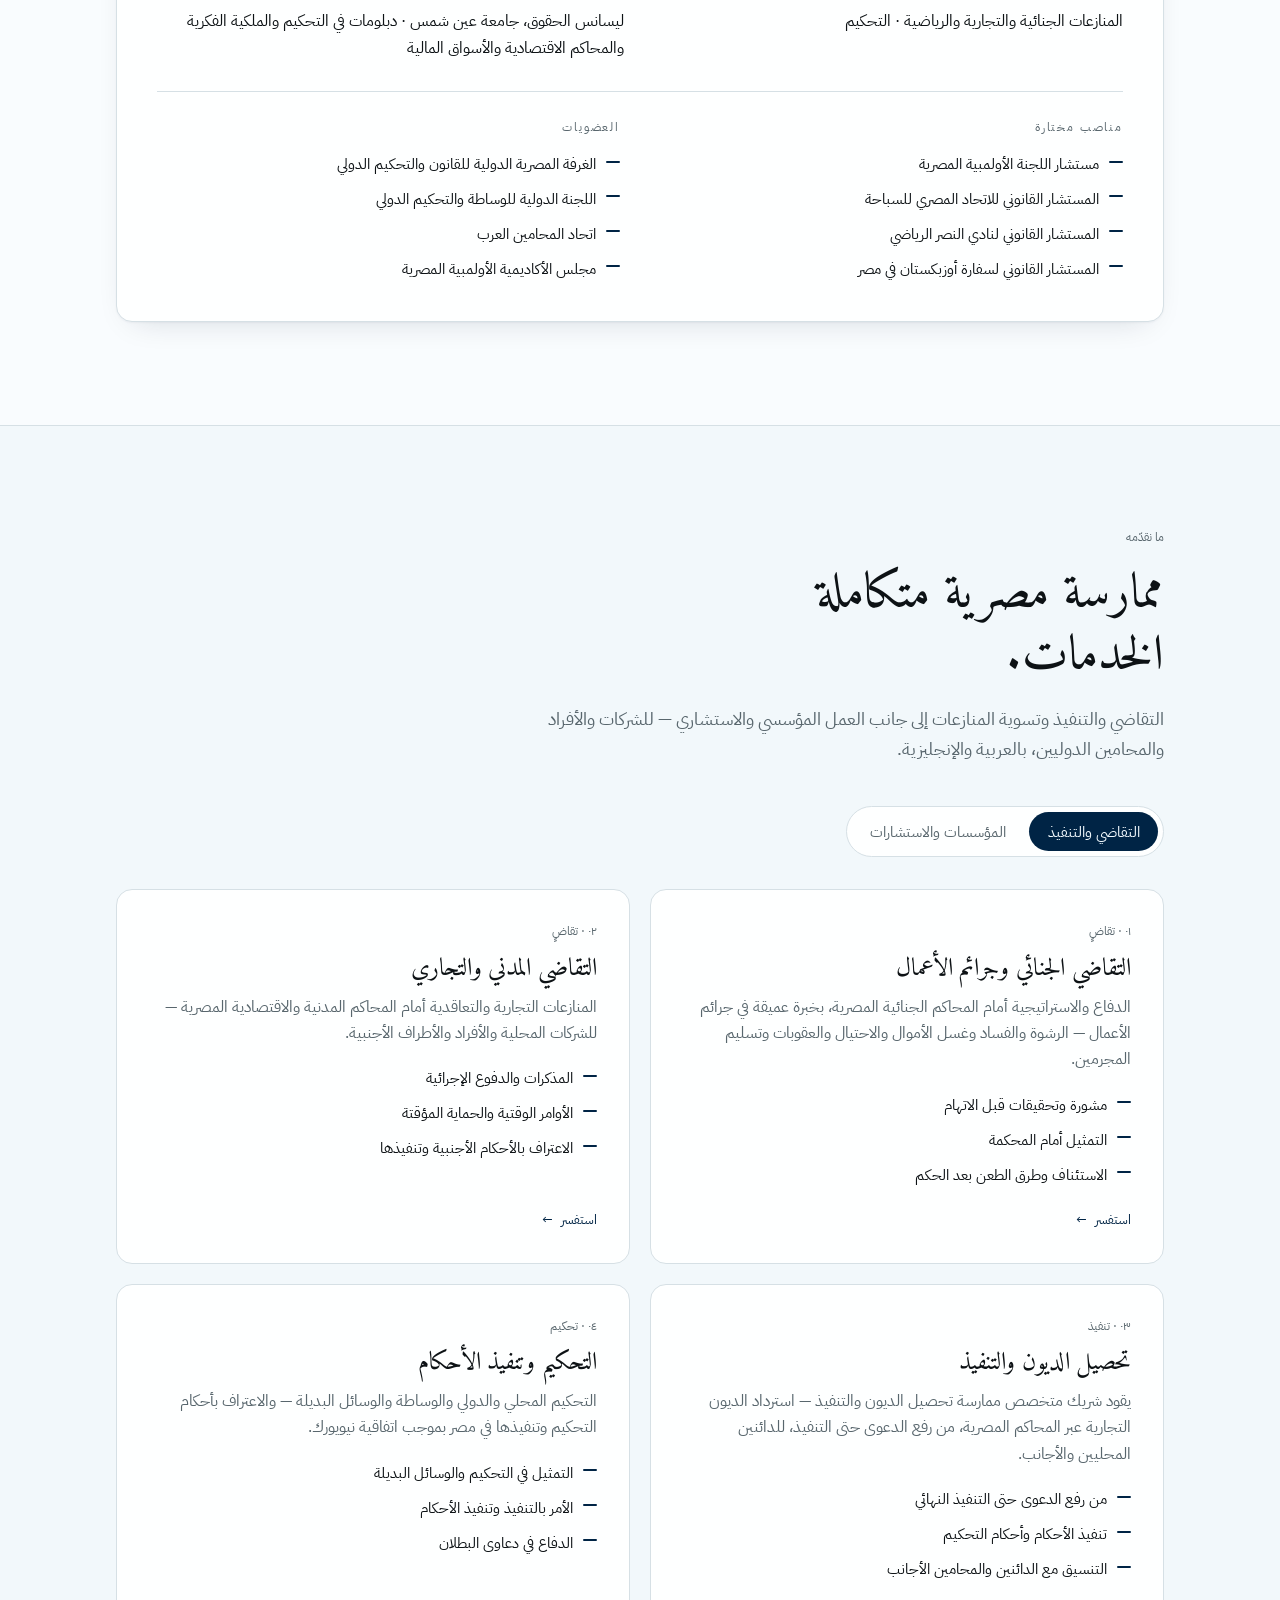
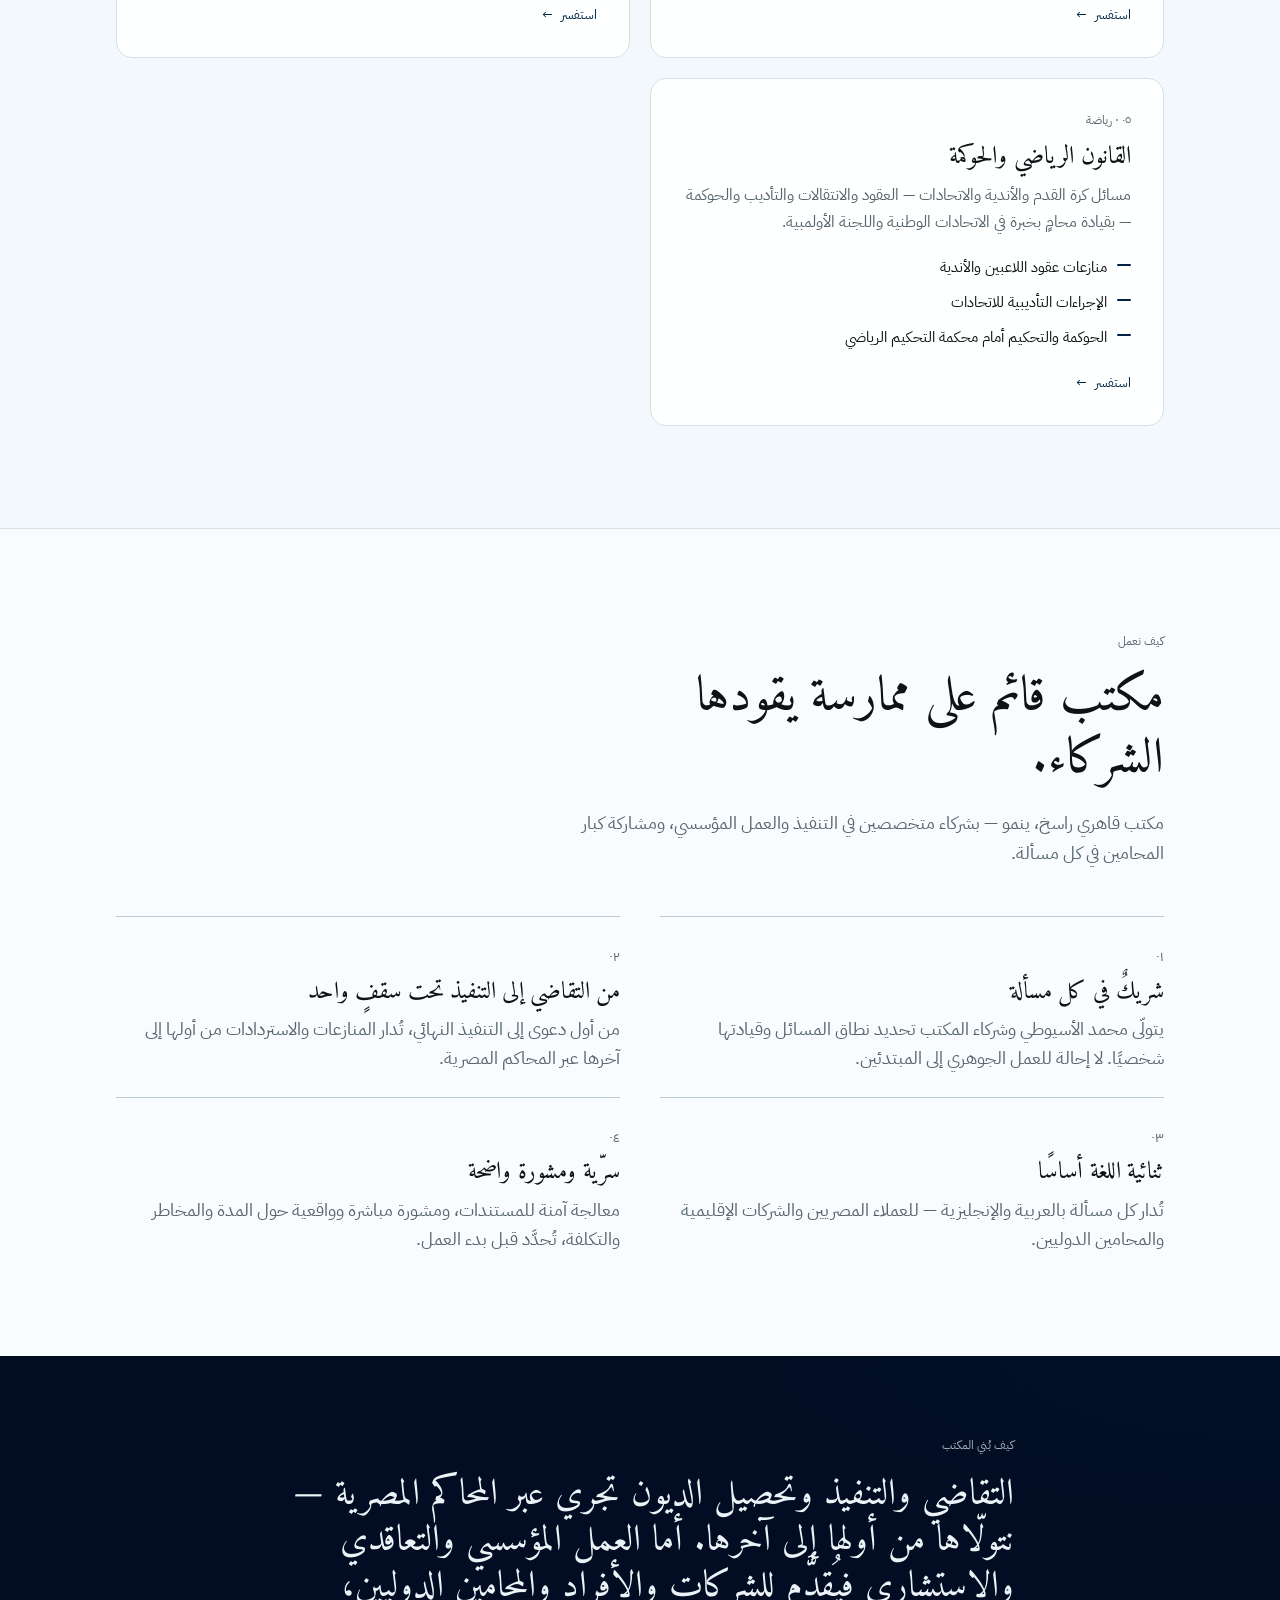
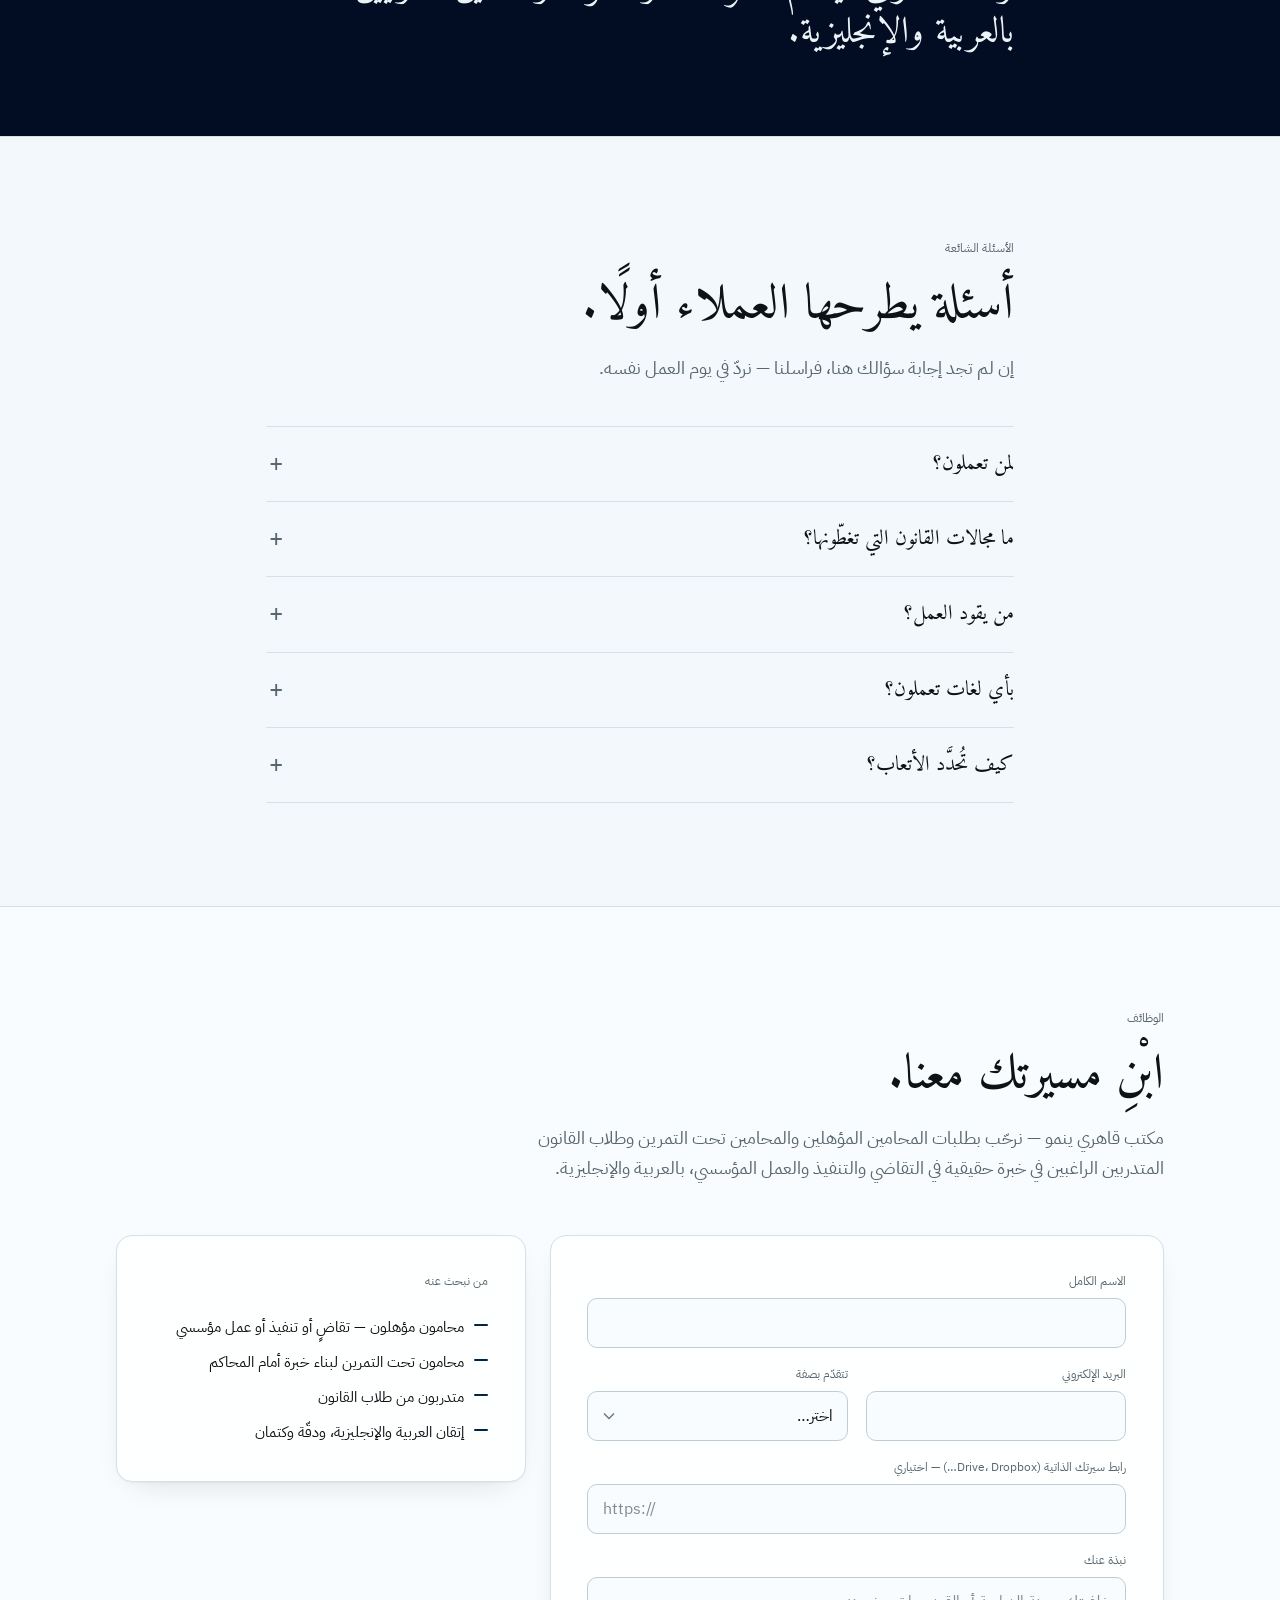
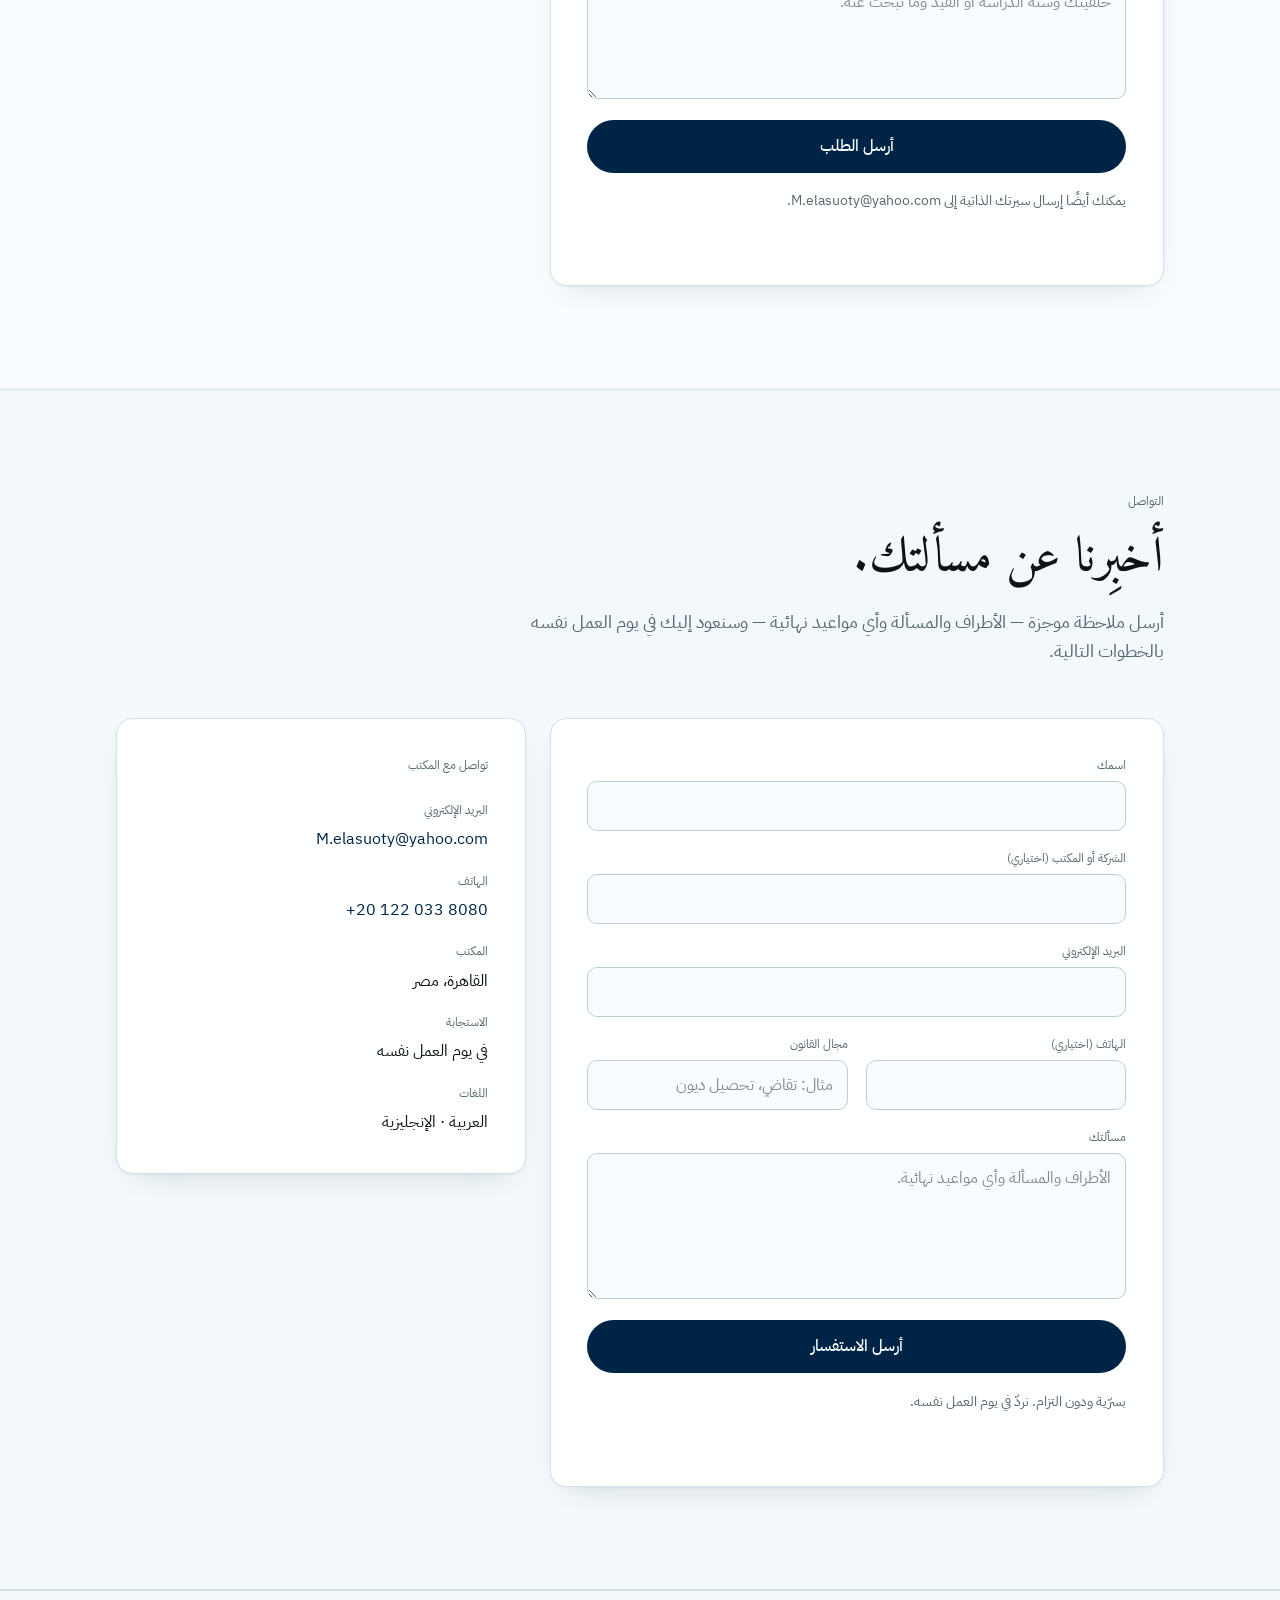
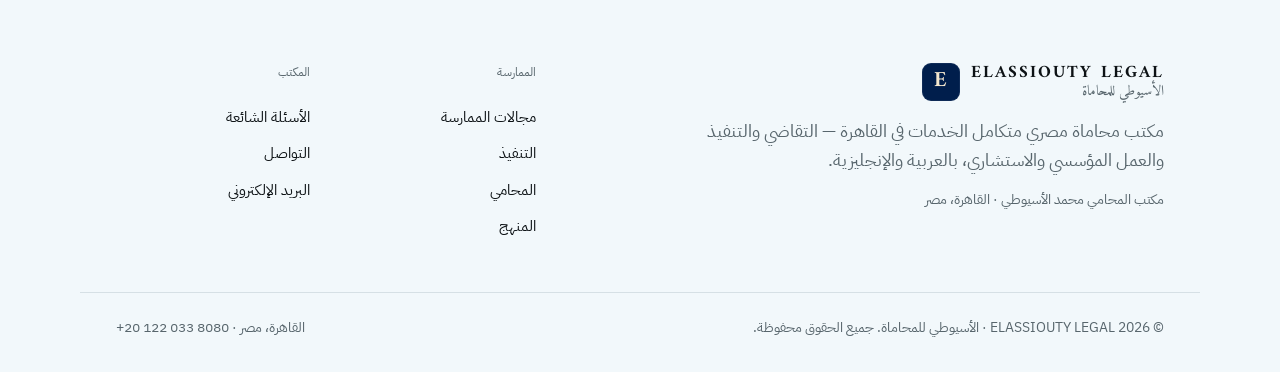
<file: ar.html>
<!DOCTYPE html>
<html lang="ar" dir="rtl">
<head>
  <meta charset="UTF-8" />
  <meta name="viewport" content="width=device-width, initial-scale=1.0" />
  <title>الأسيوطي للمحاماة — ELASSIOUTY LEGAL | مكتب محاماة مصري في القاهرة</title>
  <meta name="description" content="الأسيوطي للمحاماة (ELASSIOUTY LEGAL) مكتب محاماة مصري متكامل الخدمات في القاهرة بقيادة محمد الأسيوطي — التقاضي والتحكيم وتحصيل الديون والعمل المؤسسي والقانوني ثنائي اللغة للشركات والأفراد وشركات المحاماة الدولية. بالعربية والإنجليزية." />
  <meta name="theme-color" content="#f9fbfc" />

  <meta property="og:title" content="الأسيوطي للمحاماة — ELASSIOUTY LEGAL" />
  <meta property="og:description" content="مكتب محاماة مصري متكامل الخدمات — التقاضي والتنفيذ والتحكيم والعمل المؤسسي. بالعربية والإنجليزية." />
  <meta property="og:type" content="website" />

  <link rel="preconnect" href="https://fonts.googleapis.com" />
  <link rel="preconnect" href="https://fonts.gstatic.com" crossorigin />
  <link href="https://fonts.googleapis.com/css2?family=Amiri:ital,wght@0,400;0,700;1,400&family=IBM+Plex+Sans+Arabic:wght@400;500;600&family=Cormorant+Garamond:wght@500;600&family=Inter:wght@400;500;600&display=swap" rel="stylesheet" />

  <link rel="icon" href="data:image/svg+xml,%3Csvg xmlns='http://www.w3.org/2000/svg' viewBox='0 0 32 32'%3E%3Crect width='32' height='32' rx='7' fill='%23122a4e'/%3E%3Ctext x='16' y='23' font-family='Georgia,serif' font-weight='600' font-size='19' fill='%23ece3cf' text-anchor='middle'%3EE%3C/text%3E%3C/svg%3E" />
  <link rel="alternate" hreflang="en" href="index.html" />
  <link rel="alternate" hreflang="ar" href="ar.html" />
  <link rel="stylesheet" href="styles.css" />

  <script>
    (function () {
      try {
        var t = localStorage.getItem('el-theme');
        var m = window.matchMedia && window.matchMedia('(prefers-color-scheme: dark)').matches;
        document.documentElement.setAttribute('data-theme', t || (m ? 'dark' : 'light'));
      } catch (e) { document.documentElement.setAttribute('data-theme', 'light'); }
    })();
  </script>
</head>
<body>
  <a class="skip-link" href="#main">تخطَّ إلى المحتوى</a>

  <header class="site-header" id="siteHeader">
    <div class="container header-inner">
      <a class="brand" href="#top" aria-label="ELASSIOUTY LEGAL — الأسيوطي للمحاماة">
        <span class="brand-emblem" aria-hidden="true">E</span>
        <span class="brand-word">
          <span class="brand-name">ELASSIOUTY LEGAL</span>
          <span class="brand-ar" lang="ar" dir="rtl">الأسيوطي للمحاماة</span>
        </span>
      </a>

      <nav class="site-nav" aria-label="التنقّل الرئيسي">
        <a href="#practice">الممارسة</a>
        <a href="#counsel">المحامي</a>
        <a href="#approach">المنهج</a>
        <a href="#faq">الأسئلة</a>
        <a href="#careers">الوظائف</a>
        <a href="#contact">التواصل</a>
      </nav>

      <div class="header-actions">
        <a class="lang-switch" href="index.html" hreflang="en" lang="en" aria-label="Read this page in English">English</a>
        <button class="theme-toggle" id="themeToggle" type="button" aria-label="تبديل المظهر الفاتح والداكن">
          <svg class="icon-sun" width="18" height="18" viewBox="0 0 24 24" fill="none" stroke="currentColor" stroke-width="1.6" stroke-linecap="round"><circle cx="12" cy="12" r="4"/><path d="M12 2v2M12 20v2M4.9 4.9l1.4 1.4M17.7 17.7l1.4 1.4M2 12h2M20 12h2M4.9 19.1l1.4-1.4M17.7 6.3l1.4-1.4"/></svg>
          <svg class="icon-moon" width="18" height="18" viewBox="0 0 24 24" fill="none" stroke="currentColor" stroke-width="1.6" stroke-linecap="round" stroke-linejoin="round"><path d="M21 12.8A9 9 0 1 1 11.2 3a7 7 0 0 0 9.8 9.8z"/></svg>
        </button>
        <a class="btn btn-primary btn-sm header-cta" href="#contact">التواصل</a>
        <button class="menu-toggle" id="menuToggle" type="button" aria-label="فتح القائمة" aria-expanded="false" aria-controls="mobileNav">
          <span></span><span></span><span></span>
        </button>
      </div>
    </div>

    <nav class="mobile-nav" id="mobileNav" aria-label="قائمة الجوال">
      <a href="#practice">الممارسة</a>
      <a href="#counsel">المحامي</a>
      <a href="#approach">المنهج</a>
      <a href="#enforcement">التنفيذ</a>
      <a href="#faq">الأسئلة</a>
      <a href="#careers">الوظائف</a>
      <a href="#contact">التواصل</a>
      <a class="btn btn-primary" href="#contact">تواصل معنا</a>
    </nav>
  </header>

  <main id="main">
    <span id="top"></span>

    <!-- HERO -->
    <section class="hero">
      <div class="container">
        <p class="badge"><span class="badge-rule" aria-hidden="true"></span>القاهرة، مصر · مكتب محاماة مصري متكامل الخدمات</p>
        <h1 class="hero-title">القانون المصري للشركات والأفراد <span class="muted">والمحامين.</span></h1>
        <p class="hero-lead">«الأسيوطي للمحاماة» مكتب محاماة في القاهرة يقوده محمد الأسيوطي — ثلاثة عقود في التقاضي الجنائي والتجاري والرياضي والتحكيم والتنفيذ. نعمل للشركات والأفراد وشركات المحاماة الدولية، بالعربية والإنجليزية.</p>
        <div class="hero-actions">
          <a class="btn btn-primary" href="#contact">ابدأ استفسارك</a>
          <a class="btn btn-ghost" href="#practice">اطّلع على مجالات عملنا <span aria-hidden="true">←</span></a>
        </div>

        <dl class="stat-row">
          <div class="stat"><dt>بقيادة</dt><dd>محمد الأسيوطي</dd></div>
          <div class="stat"><dt>اللغات</dt><dd>العربية · الإنجليزية</dd></div>
          <div class="stat"><dt>الخبرة</dt><dd>أكثر من ٣٠ عامًا</dd></div>
        </dl>
      </div>
    </section>

    <!-- COUNSEL -->
    <section class="section" id="counsel">
      <div class="container">
        <p class="eyebrow">الشريك المؤسِّس · أكثر من ٣٠ عامًا</p>
        <h2 class="section-title">بقيادة محمد الأسيوطي.</h2>
        <p class="section-lead">المنازعات الجنائية هي خبرة محمد الأساسية، مع ثلاثة عقود في التقاضي والتحكيم والوسائل البديلة لتسوية المنازعات — قضايا تجارية ومدنية وجنائية عالية المخاطر، كثيرًا ما تكون عابرة للحدود ومتعددة الأطراف. لديه خبرة واسعة في جرائم الأعمال: الرشوة والفساد وغسل الأموال والاحتيال والعقوبات وتسليم المجرمين والامتثال. وهو اسم بارز في القانون الرياضي والحوكمة في مصر، إذ شغل رئاسة نادٍ مصري وعمل مستشارًا للجنة الأولمبية المصرية.</p>

        <div class="counsel-card">
          <div class="counsel-head">
            <span class="avatar" aria-hidden="true">م أ</span>
            <div>
              <h3 class="counsel-name">محمد الأسيوطي</h3>
              <p class="counsel-role">الشريك المؤسِّس — محامٍ مصري مؤهل</p>
            </div>
          </div>
          <dl class="fact-grid">
            <div><dt>الاختصاص</dt><dd>مصر (مؤهل)</dd></div>
            <div><dt>النقابة والمحاكم</dt><dd>محكمة النقض المصرية · نقابة المحامين المصرية</dd></div>
            <div><dt>اللغات</dt><dd>العربية · الإنجليزية</dd></div>
            <div><dt>الخبرة</dt><dd>أكثر من ٣٠ عامًا</dd></div>
            <div><dt>مجالات التركيز</dt><dd>المنازعات الجنائية والتجارية والرياضية · التحكيم</dd></div>
            <div><dt>المؤهلات العلمية</dt><dd>ليسانس الحقوق، جامعة عين شمس · دبلومات في التحكيم والملكية الفكرية والمحاكم الاقتصادية والأسواق المالية</dd></div>
          </dl>

          <div class="creds-grid">
            <div class="creds">
              <p class="creds-head">مناصب مختارة</p>
              <ul class="card-list">
                <li>مستشار اللجنة الأولمبية المصرية</li>
                <li>المستشار القانوني للاتحاد المصري للسباحة</li>
                <li>المستشار القانوني لنادي النصر الرياضي</li>
                <li>المستشار القانوني لسفارة أوزبكستان في مصر</li>
              </ul>
            </div>
            <div class="creds">
              <p class="creds-head">العضويات</p>
              <ul class="card-list">
                <li>الغرفة المصرية الدولية للقانون والتحكيم الدولي</li>
                <li>اللجنة الدولية للوساطة والتحكيم الدولي</li>
                <li>اتحاد المحامين العرب</li>
                <li>مجلس الأكاديمية الأولمبية المصرية</li>
              </ul>
            </div>
          </div>
        </div>
      </div>
    </section>

    <!-- PRACTICE -->
    <section class="section section-alt" id="practice">
      <div class="container">
        <p class="eyebrow">ما نقدّمه</p>
        <h2 class="section-title">ممارسة مصرية متكاملة الخدمات.</h2>
        <p class="section-lead">التقاضي والتنفيذ وتسوية المنازعات إلى جانب العمل المؤسسي والاستشاري — للشركات والأفراد والمحامين الدوليين، بالعربية والإنجليزية.</p>

        <div class="tabs" role="tablist" aria-label="مجموعات الممارسة">
          <button class="tab is-active" role="tab" aria-selected="true" data-group="litigation">التقاضي والتنفيذ</button>
          <button class="tab" role="tab" aria-selected="false" data-group="corporate">المؤسسات والاستشارات</button>
        </div>

        <div class="cards">
          <!-- التقاضي والتنفيذ -->
          <article class="card" data-group="litigation">
            <p class="card-index">٠١ · تقاضٍ</p>
            <h3 class="card-title">التقاضي الجنائي وجرائم الأعمال</h3>
            <p class="card-body">الدفاع والاستراتيجية أمام المحاكم الجنائية المصرية، بخبرة عميقة في جرائم الأعمال — الرشوة والفساد وغسل الأموال والاحتيال والعقوبات وتسليم المجرمين.</p>
            <ul class="card-list">
              <li>مشورة وتحقيقات قبل الاتهام</li>
              <li>التمثيل أمام المحكمة</li>
              <li>الاستئناف وطرق الطعن بعد الحكم</li>
            </ul>
            <a class="card-cta" href="#contact">استفسر <span aria-hidden="true">←</span></a>
          </article>

          <article class="card" data-group="litigation">
            <p class="card-index">٠٢ · تقاضٍ</p>
            <h3 class="card-title">التقاضي المدني والتجاري</h3>
            <p class="card-body">المنازعات التجارية والتعاقدية أمام المحاكم المدنية والاقتصادية المصرية — للشركات المحلية والأفراد والأطراف الأجنبية.</p>
            <ul class="card-list">
              <li>المذكرات والدفوع الإجرائية</li>
              <li>الأوامر الوقتية والحماية المؤقتة</li>
              <li>الاعتراف بالأحكام الأجنبية وتنفيذها</li>
            </ul>
            <a class="card-cta" href="#contact">استفسر <span aria-hidden="true">←</span></a>
          </article>

          <article class="card" data-group="litigation">
            <p class="card-index">٠٣ · تنفيذ</p>
            <h3 class="card-title">تحصيل الديون والتنفيذ</h3>
            <p class="card-body">يقود شريك متخصص ممارسة تحصيل الديون والتنفيذ — استرداد الديون التجارية عبر المحاكم المصرية، من رفع الدعوى حتى التنفيذ، للدائنين المحليين والأجانب.</p>
            <ul class="card-list">
              <li>من رفع الدعوى حتى التنفيذ النهائي</li>
              <li>تنفيذ الأحكام وأحكام التحكيم</li>
              <li>التنسيق مع الدائنين والمحامين الأجانب</li>
            </ul>
            <a class="card-cta" href="#contact">استفسر <span aria-hidden="true">←</span></a>
          </article>

          <article class="card" data-group="litigation">
            <p class="card-index">٠٤ · تحكيم</p>
            <h3 class="card-title">التحكيم وتنفيذ الأحكام</h3>
            <p class="card-body">التحكيم المحلي والدولي والوساطة والوسائل البديلة — والاعتراف بأحكام التحكيم وتنفيذها في مصر بموجب اتفاقية نيويورك.</p>
            <ul class="card-list">
              <li>التمثيل في التحكيم والوسائل البديلة</li>
              <li>الأمر بالتنفيذ وتنفيذ الأحكام</li>
              <li>الدفاع في دعاوى البطلان</li>
            </ul>
            <a class="card-cta" href="#contact">استفسر <span aria-hidden="true">←</span></a>
          </article>

          <article class="card" data-group="litigation">
            <p class="card-index">٠٥ · رياضة</p>
            <h3 class="card-title">القانون الرياضي والحوكمة</h3>
            <p class="card-body">مسائل كرة القدم والأندية والاتحادات — العقود والانتقالات والتأديب والحوكمة — بقيادة محامٍ بخبرة في الاتحادات الوطنية واللجنة الأولمبية.</p>
            <ul class="card-list">
              <li>منازعات عقود اللاعبين والأندية</li>
              <li>الإجراءات التأديبية للاتحادات</li>
              <li>الحوكمة والتحكيم أمام محكمة التحكيم الرياضي</li>
            </ul>
            <a class="card-cta" href="#contact">استفسر <span aria-hidden="true">←</span></a>
          </article>

          <!-- المؤسسات والاستشارات -->
          <article class="card" data-group="corporate" hidden>
            <p class="card-index">٠٦ · مؤسسات</p>
            <h3 class="card-title">الشركات والأعمال التجارية</h3>
            <p class="card-body">يقدّم مكتبنا المؤسسي ثنائي اللغة المشورة للشركات في التأسيس والعقود والمعاملات والمسائل التجارية اليومية بموجب القانون المصري.</p>
            <ul class="card-list">
              <li>تأسيس الشركات والحوكمة</li>
              <li>العقود التجارية</li>
              <li>المعاملات والاستشارات المستمرة</li>
            </ul>
            <a class="card-cta" href="#contact">استفسر <span aria-hidden="true">←</span></a>
          </article>

          <article class="card" data-group="corporate" hidden>
            <p class="card-index">٠٧ · وثائق</p>
            <h3 class="card-title">مراجعة العقود ثنائية اللغة والترجمة</h3>
            <p class="card-body">مراجعة عربية-إنجليزية للعقود والمستندات المؤسسية، مع إشراف قانوني على الترجمة — بموائمة بين القانون العام والصياغة المتوافقة مع الشريعة.</p>
            <ul class="card-list">
              <li>نسخ بتتبّع التعديلات + نسخ نظيفة</li>
              <li>تدقيق المصطلحات المعرّفة والإحالات</li>
              <li>ترجمة قانونية بإشراف كبير المحامين</li>
            </ul>
            <a class="card-cta" href="#contact">استفسر <span aria-hidden="true">←</span></a>
          </article>

          <article class="card" data-group="corporate" hidden>
            <p class="card-index">٠٨ · امتثال</p>
            <h3 class="card-title">الرقابة والامتثال</h3>
            <p class="card-body">مشورة وقائية وبرامج امتثال ومسائل رقابية — بالاستناد إلى عقود من الخبرة في العمل الحسّاس العابر للحدود.</p>
            <ul class="card-list">
              <li>برامج الامتثال</li>
              <li>التحقيقات الرقابية</li>
              <li>تقييم المخاطر والمشورة الوقائية</li>
            </ul>
            <a class="card-cta" href="#contact">استفسر <span aria-hidden="true">←</span></a>
          </article>
        </div>
      </div>
    </section>

    <!-- APPROACH -->
    <section class="section" id="approach">
      <div class="container">
        <p class="eyebrow">كيف نعمل</p>
        <h2 class="section-title">مكتب قائم على ممارسة يقودها الشركاء.</h2>
        <p class="section-lead">مكتب قاهري راسخ، ينمو — بشركاء متخصصين في التنفيذ والعمل المؤسسي، ومشاركة كبار المحامين في كل مسألة.</p>

        <div class="principles">
          <div class="principle">
            <span class="principle-num">٠١</span>
            <h3>شريكٌ في كل مسألة</h3>
            <p>يتولّى محمد الأسيوطي وشركاء المكتب تحديد نطاق المسائل وقيادتها شخصيًا. لا إحالة للعمل الجوهري إلى المبتدئين.</p>
          </div>
          <div class="principle">
            <span class="principle-num">٠٢</span>
            <h3>من التقاضي إلى التنفيذ تحت سقفٍ واحد</h3>
            <p>من أول دعوى إلى التنفيذ النهائي، تُدار المنازعات والاستردادات من أولها إلى آخرها عبر المحاكم المصرية.</p>
          </div>
          <div class="principle">
            <span class="principle-num">٠٣</span>
            <h3>ثنائية اللغة أساسًا</h3>
            <p>تُدار كل مسألة بالعربية والإنجليزية — للعملاء المصريين والشركات الإقليمية والمحامين الدوليين.</p>
          </div>
          <div class="principle">
            <span class="principle-num">٠٤</span>
            <h3>سرّية ومشورة واضحة</h3>
            <p>معالجة آمنة للمستندات، ومشورة مباشرة وواقعية حول المدة والمخاطر والتكلفة، تُحدَّد قبل بدء العمل.</p>
          </div>
        </div>
      </div>
    </section>

    <!-- ENFORCEMENT NOTE -->
    <section class="section section-dark" id="enforcement">
      <div class="container narrow">
        <p class="eyebrow eyebrow-light">كيف بُني المكتب</p>
        <p class="enforcement-note">التقاضي والتنفيذ وتحصيل الديون تجري عبر المحاكم المصرية — نتولّاها من أولها إلى آخرها. أما العمل المؤسسي والتعاقدي والاستشاري فيُقدَّم للشركات والأفراد والمحامين الدوليين، بالعربية والإنجليزية.</p>
      </div>
    </section>

    <!-- FAQ -->
    <section class="section section-alt" id="faq">
      <div class="container narrow">
        <p class="eyebrow">الأسئلة الشائعة</p>
        <h2 class="section-title">أسئلة يطرحها العملاء أولًا.</h2>
        <p class="section-lead">إن لم تجد إجابة سؤالك هنا، فراسلنا — نردّ في يوم العمل نفسه.</p>

        <div class="faq">
          <details class="faq-item">
            <summary>لمن تعملون؟</summary>
            <div class="faq-answer"><p>للشركات والأفراد وشركات المحاماة الدولية التي تحتاج محاميًا مصريًا. نتلقّى التكليف مباشرةً من العملاء، ونعمل أيضًا مراسلًا في القاهرة للمكاتب في الخارج.</p></div>
          </details>
          <details class="faq-item">
            <summary>ما مجالات القانون التي تغطّونها؟</summary>
            <div class="faq-answer"><p>التقاضي (الجنائي والمدني والتجاري والرياضي)، والتحكيم وتنفيذ الأحكام، وتحصيل الديون، والاستشارات المؤسسية والتجارية، ومراجعة العقود ثنائية اللغة، والامتثال الرقابي — جميعها بموجب القانون المصري.</p></div>
          </details>
          <details class="faq-item">
            <summary>من يقود العمل؟</summary>
            <div class="faq-answer"><p>يقود الشريك المؤسِّس محمد الأسيوطي وشركاء المكتب المسائل شخصيًا، بدعمٍ من محامي المكتب. ويرأس شركاء متخصصون ممارسة تحصيل الديون والتنفيذ والمكتب المؤسسي.</p></div>
          </details>
          <details class="faq-item">
            <summary>بأي لغات تعملون؟</summary>
            <div class="faq-answer"><p>بالعربية والإنجليزية في كل مسألة — من مذكرات المحاكم والعقود إلى المراسلات مع العملاء والمحامين الدوليين.</p></div>
          </details>
          <details class="faq-item">
            <summary>كيف تُحدَّد الأتعاب؟</summary>
            <div class="faq-answer"><p>أتعاب ثابتة لعملٍ محدّد النطاق، أو أساس بالساعة متفق عليه، يُحدَّد كتابةً قبل أن نبدأ. لن تتلقّى فاتورة مفتوحة.</p></div>
          </details>
        </div>
      </div>
    </section>

    <!-- CAREERS -->
    <section class="section" id="careers">
      <div class="container">
        <p class="eyebrow">الوظائف</p>
        <h2 class="section-title">ابْنِ مسيرتك معنا.</h2>
        <p class="section-lead">مكتب قاهري ينمو — نرحّب بطلبات المحامين المؤهلين والمحامين تحت التمرين وطلاب القانون المتدربين الراغبين في خبرة حقيقية في التقاضي والتنفيذ والعمل المؤسسي، بالعربية والإنجليزية.</p>

        <div class="intake-grid">
          <form class="intake-form ajax-form" id="careersForm" data-subject="طلب توظيف — ELASSIOUTY LEGAL" novalidate>
            <div class="field">
              <label for="c-name">الاسم الكامل</label>
              <input id="c-name" name="name" type="text" autocomplete="name" required />
            </div>
            <div class="field-row">
              <div class="field">
                <label for="c-email">البريد الإلكتروني</label>
                <input id="c-email" name="email" type="email" autocomplete="email" required />
              </div>
              <div class="field">
                <label for="c-position">تتقدّم بصفة</label>
                <select id="c-position" name="position" required>
                  <option value="" disabled selected>اختر…</option>
                  <option>محامٍ مؤهل</option>
                  <option>محامٍ تحت التمرين</option>
                  <option>متدرب (طالب قانون)</option>
                </select>
              </div>
            </div>
            <div class="field">
              <label for="c-cv">رابط سيرتك الذاتية (Drive، Dropbox…) — اختياري</label>
              <input id="c-cv" name="cv_link" type="url" placeholder="https://" dir="ltr" />
            </div>
            <div class="field">
              <label for="c-message">نبذة عنك</label>
              <textarea id="c-message" name="message" rows="4" required placeholder="خلفيتك وسنة الدراسة أو القيد وما تبحث عنه."></textarea>
            </div>
            <input type="text" name="_honey" class="honey" tabindex="-1" autocomplete="off" aria-hidden="true" />
            <button class="btn btn-primary" type="submit" id="careersSubmit">أرسل الطلب</button>
            <p class="form-note">يمكنك أيضًا إرسال سيرتك الذاتية إلى <a href="mailto:M.elasuoty@yahoo.com?subject=Application%20%E2%80%94%20ELASSIOUTY%20LEGAL" dir="ltr">M.elasuoty@yahoo.com</a>.</p>
            <p class="form-status" role="status" aria-live="polite"></p>
          </form>

          <aside class="engagement">
            <p class="engagement-title">من نبحث عنه</p>
            <ul class="card-list">
              <li>محامون مؤهلون — تقاضٍ أو تنفيذ أو عمل مؤسسي</li>
              <li>محامون تحت التمرين لبناء خبرة أمام المحاكم</li>
              <li>متدربون من طلاب القانون</li>
              <li>إتقان العربية والإنجليزية، ودقّة وكتمان</li>
            </ul>
          </aside>
        </div>
      </div>
    </section>

    <!-- CONTACT -->
    <section class="section section-alt" id="contact">
      <div class="container">
        <p class="eyebrow">التواصل</p>
        <h2 class="section-title">أخبِرنا عن مسألتك.</h2>
        <p class="section-lead">أرسل ملاحظة موجزة — الأطراف والمسألة وأي مواعيد نهائية — وسنعود إليك في يوم العمل نفسه بالخطوات التالية.</p>

        <div class="intake-grid">
          <form class="intake-form ajax-form" id="intakeForm" data-subject="استفسار جديد — ELASSIOUTY LEGAL" novalidate>
            <div class="field">
              <label for="f-name">اسمك</label>
              <input id="f-name" name="name" type="text" autocomplete="name" required />
            </div>
            <div class="field">
              <label for="f-firm">الشركة أو المكتب (اختياري)</label>
              <input id="f-firm" name="company" type="text" autocomplete="organization" />
            </div>
            <div class="field">
              <label for="f-email">البريد الإلكتروني</label>
              <input id="f-email" name="email" type="email" autocomplete="email" required />
            </div>
            <div class="field-row">
              <div class="field">
                <label for="f-phone">الهاتف (اختياري)</label>
                <input id="f-phone" name="phone" type="tel" autocomplete="tel" />
              </div>
              <div class="field">
                <label for="f-area">مجال القانون</label>
                <input id="f-area" name="area" type="text" placeholder="مثال: تقاضٍ، تحصيل ديون" />
              </div>
            </div>
            <div class="field">
              <label for="f-message">مسألتك</label>
              <textarea id="f-message" name="message" rows="5" required placeholder="الأطراف والمسألة وأي مواعيد نهائية."></textarea>
            </div>
            <input type="text" name="_honey" class="honey" tabindex="-1" autocomplete="off" aria-hidden="true" />
            <button class="btn btn-primary" type="submit" id="intakeSubmit">أرسل الاستفسار</button>
            <p class="form-note">بسرّية ودون التزام. نردّ في يوم العمل نفسه.</p>
            <p class="form-status" id="formStatus" role="status" aria-live="polite"></p>
          </form>

          <aside class="engagement">
            <p class="engagement-title">تواصل مع المكتب</p>
            <dl class="fact-grid fact-grid-stack">
              <div><dt>البريد الإلكتروني</dt><dd><a href="mailto:M.elasuoty@yahoo.com" dir="ltr">M.elasuoty@yahoo.com</a></dd></div>
              <div><dt>الهاتف</dt><dd><a href="tel:+201220338080" dir="ltr">+20 122 033 8080</a></dd></div>
              <div><dt>المكتب</dt><dd>القاهرة، مصر</dd></div>
              <div><dt>الاستجابة</dt><dd>في يوم العمل نفسه</dd></div>
              <div><dt>اللغات</dt><dd>العربية · الإنجليزية</dd></div>
            </dl>
          </aside>
        </div>
      </div>
    </section>
  </main>

  <footer class="site-footer">
    <div class="container footer-inner">
      <div class="footer-brand">
        <a class="brand" href="#top" aria-label="ELASSIOUTY LEGAL — الأسيوطي للمحاماة">
          <span class="brand-emblem" aria-hidden="true">E</span>
          <span class="brand-word">
            <span class="brand-name">ELASSIOUTY LEGAL</span>
            <span class="brand-ar" lang="ar" dir="rtl">الأسيوطي للمحاماة</span>
          </span>
        </a>
        <p class="footer-tag">مكتب محاماة مصري متكامل الخدمات في القاهرة — التقاضي والتنفيذ والعمل المؤسسي والاستشاري، بالعربية والإنجليزية.</p>
        <p class="footer-meta">مكتب المحامي محمد الأسيوطي · القاهرة، مصر</p>
      </div>
      <nav class="footer-nav" aria-label="روابط التذييل">
        <div>
          <p class="footer-head">الممارسة</p>
          <a href="#practice">مجالات الممارسة</a>
          <a href="#enforcement">التنفيذ</a>
          <a href="#counsel">المحامي</a>
          <a href="#approach">المنهج</a>
        </div>
        <div>
          <p class="footer-head">المكتب</p>
          <a href="#faq">الأسئلة الشائعة</a>
          <a href="#contact">التواصل</a>
          <a href="mailto:M.elasuoty@yahoo.com">البريد الإلكتروني</a>
        </div>
      </nav>
    </div>
    <div class="container footer-bottom">
      <p>© <span id="year">2026</span> ELASSIOUTY LEGAL · الأسيوطي للمحاماة. جميع الحقوق محفوظة.</p>
      <p>القاهرة، مصر · <a href="tel:+201220338080" dir="ltr">+20 122 033 8080</a></p>
    </div>
  </footer>

  <script src="script.js"></script>
</body>
</html>
</file>
<file: styles.css>
/* ============================================================
   ELASSIOUTY LEGAL — stylesheet
   Palette built on OKLCH, hue 230 (cool navy). Light + dark.
   Fonts: Cormorant Garamond (display), Inter (body), IBM Plex Mono (labels)
   ============================================================ */

:root {
  --font-serif: "Cormorant Garamond", Georgia, "Times New Roman", serif;
  --font-sans: "Inter", ui-sans-serif, system-ui, sans-serif;
  --font-mono: "IBM Plex Mono", ui-monospace, "SFMono-Regular", monospace;

  --maxw: 1120px;
  --radius: 16px;
  --radius-sm: 10px;
  --pad: clamp(1.25rem, 4vw, 2.25rem);
  --shadow: 0 1px 2px rgba(12, 26, 51, 0.04), 0 12px 32px -18px rgba(12, 26, 51, 0.20);
  --ease: cubic-bezier(0.22, 1, 0.36, 1);
}

/* ---- Light theme (default) ---- */
:root, [data-theme="light"] {
  --bg: oklch(0.99 0.004 230);
  --surface: oklch(1 0.002 230);
  --surface-2: oklch(0.975 0.008 230);
  --text: oklch(0.18 0.01 230);
  --muted: oklch(0.5 0.02 230);
  --primary: oklch(0.24 0.1 230);
  --primary-strong: oklch(0.16 0.09 230);
  --on-primary: oklch(0.98 0.01 230);
  --accent-soft: oklch(0.93 0.04 230);
  --accent-ink: oklch(0.30 0.09 230);
  --border: oklch(0.90 0.012 230);
  --border-strong: oklch(0.84 0.02 230);
  --dark-bg: oklch(0.16 0.05 260);
  --dark-text: oklch(0.96 0.01 230);
  --logo-navy: oklch(0.24 0.10 250);
  --logo-cream: oklch(0.93 0.035 85);
}

/* ---- Dark theme ---- */
[data-theme="dark"] {
  --bg: oklch(0.17 0.03 258);
  --surface: oklch(0.21 0.035 258);
  --surface-2: oklch(0.19 0.03 258);
  --text: oklch(0.95 0.012 230);
  --muted: oklch(0.72 0.03 230);
  --primary: oklch(0.62 0.12 250);
  --primary-strong: oklch(0.70 0.12 250);
  --on-primary: oklch(0.15 0.03 258);
  --accent-soft: oklch(0.32 0.06 250);
  --accent-ink: oklch(0.90 0.04 230);
  --border: oklch(0.30 0.025 258);
  --border-strong: oklch(0.40 0.03 258);
  --dark-bg: oklch(0.13 0.03 260);
  --dark-text: oklch(0.96 0.01 230);
  --shadow: 0 1px 2px rgba(0,0,0,0.3), 0 16px 40px -20px rgba(0,0,0,0.6);
}

/* ---- Reset / base ---- */
* { box-sizing: border-box; }
html { scroll-behavior: smooth; scroll-padding-top: 84px; -webkit-text-size-adjust: 100%; }
body {
  margin: 0;
  background: var(--bg);
  color: var(--text);
  font-family: var(--font-sans);
  font-size: 17px;
  line-height: 1.65;
  -webkit-font-smoothing: antialiased;
  text-rendering: optimizeLegibility;
  transition: background 0.4s var(--ease), color 0.4s var(--ease);
}
h1, h2, h3 { font-family: var(--font-serif); font-weight: 500; line-height: 1.08; letter-spacing: -0.01em; margin: 0; }
p { margin: 0; }
a { color: inherit; text-decoration: none; }
img { max-width: 100%; display: block; }
::selection { background: var(--accent-soft); color: var(--accent-ink); }

.container { width: 100%; max-width: var(--maxw); margin-inline: auto; padding-inline: var(--pad); }
.container.narrow { max-width: 820px; }

.skip-link {
  position: absolute; left: 0; top: -60px; z-index: 200;
  background: var(--primary); color: var(--on-primary); padding: 0.6rem 1rem; border-radius: 0 0 8px 0;
  transition: top 0.2s var(--ease);
}
.skip-link:focus { top: 0; }

:focus-visible { outline: 2px solid var(--primary); outline-offset: 3px; border-radius: 4px; }

/* ---- Buttons ---- */
.btn {
  display: inline-flex; align-items: center; gap: 0.5rem;
  font-family: var(--font-sans); font-size: 0.98rem; font-weight: 500;
  padding: 0.85rem 1.4rem; border-radius: 999px; border: 1px solid transparent;
  cursor: pointer; transition: transform 0.2s var(--ease), background 0.2s var(--ease), border-color 0.2s var(--ease), color 0.2s var(--ease);
  white-space: nowrap;
}
.btn-sm { padding: 0.55rem 1.05rem; font-size: 0.9rem; }
.btn-primary { background: var(--primary); color: var(--on-primary); }
.btn-primary:hover { background: var(--primary-strong); transform: translateY(-1px); }
.btn-ghost { color: var(--text); border-color: transparent; padding-inline: 0.4rem; }
.btn-ghost:hover { color: var(--primary); }

/* ---- Header ---- */
.site-header {
  position: sticky; top: 0; z-index: 100;
  backdrop-filter: saturate(1.4) blur(12px);
  background: color-mix(in oklab, var(--bg) 82%, transparent);
  border-bottom: 1px solid transparent;
  transition: border-color 0.3s var(--ease), background 0.3s var(--ease);
}
.site-header.is-scrolled { border-bottom-color: var(--border); }
.header-inner { display: flex; align-items: center; justify-content: space-between; height: 72px; gap: 1rem; }

.brand { display: inline-flex; align-items: center; gap: 0.7rem; }
.brand-emblem {
  width: 38px; height: 38px; border-radius: 9px; flex: none;
  background: var(--logo-navy); color: var(--logo-cream);
  display: grid; place-items: center;
  font-family: var(--font-serif); font-weight: 600; font-size: 1.35rem; line-height: 1;
  box-shadow: inset 0 0 0 1px rgba(255,255,255,0.06);
}
.brand-word { display: flex; flex-direction: column; line-height: 1.08; }
.brand-name { font-family: var(--font-serif); font-weight: 600; font-size: 1.08rem; letter-spacing: 0.12em; white-space: nowrap; }
.brand-ar { font-family: "Amiri", var(--font-serif); font-size: 0.9rem; color: var(--muted); margin-top: 1px; direction: rtl; white-space: nowrap; }

.site-nav { display: flex; gap: 1.6rem; }
.site-nav a { font-size: 0.95rem; color: var(--muted); transition: color 0.2s var(--ease); }
.site-nav a:hover { color: var(--text); }

.header-actions { display: flex; align-items: center; gap: 0.7rem; }
.theme-toggle {
  display: grid; place-items: center; width: 38px; height: 38px; border-radius: 999px;
  background: transparent; border: 1px solid var(--border); color: var(--text); cursor: pointer;
  transition: border-color 0.2s var(--ease), background 0.2s var(--ease);
}
.theme-toggle:hover { border-color: var(--border-strong); background: var(--surface-2); }
.theme-toggle .icon-moon { display: none; }
[data-theme="dark"] .theme-toggle .icon-sun { display: none; }
[data-theme="dark"] .theme-toggle .icon-moon { display: block; }

.menu-toggle { display: none; flex-direction: column; gap: 4px; width: 40px; height: 38px; align-items: center; justify-content: center; background: transparent; border: 1px solid var(--border); border-radius: 10px; cursor: pointer; }
.menu-toggle span { width: 18px; height: 1.6px; background: var(--text); transition: transform 0.25s var(--ease), opacity 0.25s var(--ease); }
.menu-toggle[aria-expanded="true"] span:nth-child(1) { transform: translateY(5.6px) rotate(45deg); }
.menu-toggle[aria-expanded="true"] span:nth-child(2) { opacity: 0; }
.menu-toggle[aria-expanded="true"] span:nth-child(3) { transform: translateY(-5.6px) rotate(-45deg); }

.mobile-nav { display: none; flex-direction: column; gap: 0.25rem; padding: 0.5rem var(--pad) 1.25rem; border-bottom: 1px solid var(--border); background: var(--bg); }
.mobile-nav a { padding: 0.7rem 0.2rem; color: var(--text); border-bottom: 1px solid var(--border); }
.mobile-nav a.btn { border: none; justify-content: center; margin-top: 0.6rem; color: var(--on-primary); }
.mobile-nav.open { display: flex; }

/* ---- Hero ---- */
.hero { padding: clamp(3.5rem, 9vw, 7rem) 0 clamp(2.5rem, 5vw, 4rem); }
.badge {
  display: inline-flex; align-items: center; gap: 0.6rem;
  font-size: 0.86rem; color: var(--text); background: var(--surface);
  border: 1px solid var(--border); border-radius: 999px; padding: 0.5rem 0.95rem; margin: 0 0 1.6rem;
}
.badge-rule { width: 26px; height: 3px; border-radius: 3px; background: var(--primary); }
.hero-title { font-size: clamp(2.7rem, 6.6vw, 4.6rem); max-width: 15ch; }
.hero-title .muted { color: var(--muted); }
.hero-lead { margin-top: 1.5rem; max-width: 60ch; font-size: clamp(1.05rem, 2.4vw, 1.3rem); color: var(--muted); }
.hero-actions { display: flex; flex-wrap: wrap; align-items: center; gap: 0.75rem 1.4rem; margin-top: 2rem; }

.stat-row { display: grid; grid-template-columns: repeat(3, 1fr); gap: 1rem; margin: clamp(2.5rem, 6vw, 4rem) 0 0; padding-top: 1.6rem; border-top: 1px solid var(--border); }
.stat dt { font-family: var(--font-mono); font-size: 0.72rem; letter-spacing: 0.18em; text-transform: uppercase; color: var(--muted); margin-bottom: 0.35rem; }
.stat dd { margin: 0; font-family: var(--font-serif); font-size: clamp(1.1rem, 2.4vw, 1.35rem); }

/* ---- Sections ---- */
.section { padding: clamp(3.5rem, 8vw, 6.5rem) 0; }
.section-alt { background: var(--surface-2); border-block: 1px solid var(--border); }
.eyebrow { font-family: var(--font-mono); font-size: 0.75rem; letter-spacing: 0.2em; text-transform: uppercase; color: var(--muted); margin: 0 0 1rem; }
.eyebrow-light { color: color-mix(in oklab, var(--dark-text) 70%, transparent); }
.section-title { font-size: clamp(2rem, 4.6vw, 3.1rem); max-width: 18ch; }
.section-lead { margin-top: 1.1rem; max-width: 58ch; font-size: 1.12rem; color: var(--muted); }

/* ---- Counsel ---- */
.counsel-card { margin-top: clamp(2rem, 5vw, 3rem); background: var(--surface); border: 1px solid var(--border); border-radius: var(--radius); padding: clamp(1.5rem, 4vw, 2.5rem); box-shadow: var(--shadow); }
.counsel-head { display: flex; align-items: center; gap: 1.1rem; padding-bottom: 1.5rem; border-bottom: 1px solid var(--border); }
.avatar { display: grid; place-items: center; width: 58px; height: 58px; border-radius: 50%; background: var(--accent-soft); color: var(--accent-ink); font-family: var(--font-mono); font-size: 1rem; letter-spacing: 0.06em; flex: none; }
.counsel-name { font-size: 1.7rem; }
.counsel-role { font-family: var(--font-mono); font-size: 0.74rem; letter-spacing: 0.14em; text-transform: uppercase; color: var(--muted); margin-top: 0.35rem; }

.fact-grid { display: grid; grid-template-columns: repeat(2, 1fr); gap: 1.6rem 2rem; margin: 1.6rem 0 0; }
.fact-grid-5 { grid-template-columns: repeat(auto-fit, minmax(150px, 1fr)); }
.fact-grid dt { font-family: var(--font-mono); font-size: 0.72rem; letter-spacing: 0.16em; text-transform: uppercase; color: var(--muted); margin-bottom: 0.4rem; }
.fact-grid dd { margin: 0; font-size: 1.02rem; }
.fact-grid dd a { color: var(--primary); }
.fact-grid dd a:hover { text-decoration: underline; }

.creds-grid { display: grid; grid-template-columns: 1fr 1fr; gap: 1.5rem 2.5rem; margin-top: 1.8rem; padding-top: 1.6rem; border-top: 1px solid var(--border); }
.creds-head { font-family: var(--font-mono); font-size: 0.72rem; letter-spacing: 0.16em; text-transform: uppercase; color: var(--muted); margin: 0 0 0.9rem; }
.creds .card-list { margin-top: 0; }

/* ---- Practice ---- */
.tabs { display: inline-flex; gap: 0.3rem; margin: clamp(1.8rem, 4vw, 2.6rem) 0 2rem; padding: 0.3rem; background: var(--surface); border: 1px solid var(--border); border-radius: 999px; }
.tab { font-family: var(--font-sans); font-size: 0.92rem; color: var(--muted); background: transparent; border: none; padding: 0.55rem 1.15rem; border-radius: 999px; cursor: pointer; transition: color 0.2s var(--ease), background 0.2s var(--ease); }
.tab.is-active { background: var(--primary); color: var(--on-primary); }

.cards { display: grid; grid-template-columns: repeat(2, 1fr); gap: 1.25rem; }
.card { background: var(--surface); border: 1px solid var(--border); border-radius: var(--radius); padding: clamp(1.4rem, 3vw, 2rem); display: flex; flex-direction: column; transition: transform 0.25s var(--ease), border-color 0.25s var(--ease), box-shadow 0.25s var(--ease); }
.card:hover { transform: translateY(-3px); border-color: var(--border-strong); box-shadow: var(--shadow); }
.card[hidden] { display: none; }
.card-index { font-family: var(--font-mono); font-size: 0.72rem; letter-spacing: 0.16em; text-transform: uppercase; color: var(--muted); margin: 0 0 0.9rem; }
.card-title { font-size: 1.55rem; margin-bottom: 0.7rem; }
.card-body { color: var(--muted); font-size: 1rem; }
.card-list { list-style: none; margin: 1.2rem 0 0; padding: 0; display: grid; gap: 0.6rem; }
.card-list li { position: relative; padding-left: 1.5rem; font-size: 0.96rem; }
.card-list li::before { content: ""; position: absolute; left: 0; top: 0.62em; width: 14px; height: 2px; background: var(--primary); border-radius: 2px; }
.card-cta { margin-top: auto; padding-top: 1.4rem; font-family: var(--font-mono); font-size: 0.8rem; letter-spacing: 0.1em; text-transform: uppercase; color: var(--primary); display: inline-flex; gap: 0.5rem; align-items: center; }
.card-cta:hover { gap: 0.8rem; }

/* ---- Approach ---- */
.principles { display: grid; grid-template-columns: repeat(2, 1fr); gap: 1.5rem 2.5rem; margin-top: clamp(2rem, 5vw, 3rem); }
.principle { padding-top: 1.5rem; border-top: 1px solid var(--border-strong); }
.principle-num { font-family: var(--font-mono); font-size: 0.85rem; color: var(--muted); letter-spacing: 0.1em; }
.principle h3 { font-size: 1.5rem; margin: 0.6rem 0 0.6rem; }
.principle p { color: var(--muted); }

/* ---- Enforcement (dark strip) ---- */
.section-dark { background: var(--dark-bg); color: var(--dark-text); padding: clamp(3rem, 7vw, 5rem) 0; }
.enforcement-note { font-family: var(--font-serif); font-size: clamp(1.5rem, 3.6vw, 2.3rem); line-height: 1.3; letter-spacing: -0.01em; }

/* ---- FAQ ---- */
.faq { margin-top: clamp(1.8rem, 4vw, 2.6rem); border-top: 1px solid var(--border); }
.faq-item { border-bottom: 1px solid var(--border); }
.faq-item summary { list-style: none; cursor: pointer; padding: 1.25rem 2.5rem 1.25rem 0; position: relative; font-family: var(--font-serif); font-size: 1.3rem; }
.faq-item summary::-webkit-details-marker { display: none; }
.faq-item summary::after { content: "+"; position: absolute; right: 0.2rem; top: 50%; transform: translateY(-50%); font-family: var(--font-sans); font-size: 1.5rem; color: var(--muted); transition: transform 0.25s var(--ease); }
.faq-item[open] summary::after { content: "–"; }
.faq-answer { padding: 0 2.5rem 1.4rem 0; }
.faq-answer p { color: var(--muted); max-width: 62ch; }

/* ---- Intake ---- */
.intake-grid { display: grid; grid-template-columns: 1.35fr 0.9fr; gap: 1.5rem; margin-top: clamp(2.2rem, 5vw, 3.2rem); align-items: start; }
.intake-form { background: var(--surface); border: 1px solid var(--border); border-radius: var(--radius); padding: clamp(1.5rem, 4vw, 2.3rem); box-shadow: var(--shadow); display: grid; gap: 1.1rem; }
.field { display: grid; gap: 0.4rem; }
.field-row { display: grid; grid-template-columns: 1fr 1fr; gap: 1.1rem; }
.field label { font-family: var(--font-mono); font-size: 0.72rem; letter-spacing: 0.12em; text-transform: uppercase; color: var(--muted); }
.field input, .field textarea {
  font-family: var(--font-sans); font-size: 1rem; color: var(--text);
  background: var(--bg); border: 1px solid var(--border-strong); border-radius: var(--radius-sm);
  padding: 0.75rem 0.9rem; width: 100%; transition: border-color 0.2s var(--ease), box-shadow 0.2s var(--ease);
}
.field textarea { resize: vertical; min-height: 120px; }
.field input:focus, .field textarea:focus { outline: none; border-color: var(--primary); box-shadow: 0 0 0 3px color-mix(in oklab, var(--primary) 18%, transparent); }
.field input::placeholder, .field textarea::placeholder { color: color-mix(in oklab, var(--muted) 75%, transparent); }
.honey { position: absolute; width: 1px; height: 1px; padding: 0; margin: -1px; overflow: hidden; clip: rect(0 0 0 0); white-space: nowrap; border: 0; }
.intake-form .btn-primary { justify-content: center; margin-top: 0.2rem; }
.form-note { font-size: 0.85rem; color: var(--muted); margin: 0; }
.form-status { margin: 0; font-size: 0.95rem; min-height: 1.2em; }
.form-status.ok { color: var(--primary-strong); font-weight: 500; }
[data-theme="dark"] .form-status.ok { color: var(--primary-strong); }
.form-status.err { color: oklch(0.55 0.19 25); }

.engagement { background: var(--surface); border: 1px solid var(--border); border-radius: var(--radius); padding: clamp(1.5rem, 4vw, 2.3rem); box-shadow: var(--shadow); }
.engagement-title { font-family: var(--font-mono); font-size: 0.74rem; letter-spacing: 0.16em; text-transform: uppercase; color: var(--muted); margin: 0 0 1.4rem; }
.fact-grid-stack { grid-template-columns: 1fr; gap: 1.15rem; }

/* ---- Footer ---- */
.site-footer { background: var(--surface-2); border-top: 1px solid var(--border); padding: clamp(3rem, 6vw, 4.5rem) 0 2rem; }
.footer-inner { display: grid; grid-template-columns: 1.4fr 1fr; gap: 2.5rem; }
.footer-tag { margin-top: 1rem; max-width: 42ch; color: var(--muted); }
.footer-meta { margin-top: 0.8rem; font-size: 0.88rem; color: var(--muted); }
.footer-nav { display: grid; grid-template-columns: repeat(2, 1fr); gap: 2rem; }
.footer-head { font-family: var(--font-mono); font-size: 0.72rem; letter-spacing: 0.16em; text-transform: uppercase; color: var(--muted); margin: 0 0 1rem; }
.footer-nav a { display: block; padding: 0.35rem 0; color: var(--text); font-size: 0.96rem; }
.footer-nav a:hover { color: var(--primary); }
.footer-bottom { display: flex; flex-wrap: wrap; justify-content: space-between; gap: 0.5rem; margin-top: 3rem; padding-top: 1.5rem; border-top: 1px solid var(--border); font-size: 0.85rem; color: var(--muted); }
.footer-bottom a:hover { color: var(--primary); }

/* ---- Language switch ---- */
.lang-switch {
  display: inline-flex; align-items: center; justify-content: center; height: 38px; padding: 0 0.9rem;
  border: 1px solid var(--border); border-radius: 999px; font-size: 0.9rem; color: var(--text);
  transition: border-color 0.2s var(--ease), background 0.2s var(--ease);
}
.lang-switch:hover { border-color: var(--border-strong); background: var(--surface-2); }

/* ============================================================
   RTL / Arabic
   ============================================================ */
[dir="rtl"] {
  --font-serif: "Amiri", "Cormorant Garamond", Georgia, serif;
  --font-sans: "IBM Plex Sans Arabic", "Inter", ui-sans-serif, system-ui, sans-serif;
  --font-mono: "IBM Plex Sans Arabic", "Inter", ui-sans-serif, sans-serif;
}
/* Arabic must not be uppercased or letter-spaced */
[dir="rtl"] .eyebrow,
[dir="rtl"] .card-index,
[dir="rtl"] .stat dt,
[dir="rtl"] .fact-grid dt,
[dir="rtl"] .counsel-role,
[dir="rtl"] .engagement-title,
[dir="rtl"] .footer-head,
[dir="rtl"] .field label,
[dir="rtl"] .card-cta,
[dir="rtl"] .principle-num {
  text-transform: none;
  letter-spacing: 0;
}
[dir="rtl"] .hero-title,
[dir="rtl"] .section-title,
[dir="rtl"] .enforcement-note { letter-spacing: 0; line-height: 1.25; }
/* Keep the Latin wordmark left-to-right */
[dir="rtl"] .brand { direction: ltr; }
/* Flip the bullet marker */
[dir="rtl"] .card-list li { padding-left: 0; padding-right: 1.5rem; }
[dir="rtl"] .card-list li::before { left: auto; right: 0; }
/* Flip FAQ layout */
[dir="rtl"] .faq-item summary { padding: 1.25rem 0 1.25rem 2.5rem; }
[dir="rtl"] .faq-item summary::after { right: auto; left: 0.2rem; }
[dir="rtl"] .faq-answer { padding: 0 0 1.4rem 2.5rem; }
/* Skip link */
[dir="rtl"] .skip-link { border-radius: 0 0 0 8px; }
/* Slightly larger Arabic body for legibility */
[dir="rtl"] body { font-size: 17.5px; }

/* ---- Reveal on scroll ---- */
.reveal { opacity: 0; transform: translateY(18px); transition: opacity 0.7s var(--ease), transform 0.7s var(--ease); }
.reveal.in { opacity: 1; transform: none; }

/* ---- Responsive ---- */
@media (max-width: 860px) {
  .site-nav { display: none; }
  .header-cta { display: none; }
  .menu-toggle { display: flex; }
  .cards, .principles { grid-template-columns: 1fr; }
  .footer-inner { grid-template-columns: 1fr; gap: 2rem; }
  .intake-grid { grid-template-columns: 1fr; }
  .creds-grid { grid-template-columns: 1fr; }
}
@media (max-width: 520px) {
  body { font-size: 16px; }
  .stat-row { grid-template-columns: 1fr; gap: 1.2rem; }
  .fact-grid { grid-template-columns: 1fr; }
  .footer-nav { grid-template-columns: 1fr 1fr; }
  .tabs { width: 100%; }
  .tab { flex: 1; }
  .field-row { grid-template-columns: 1fr; }
}

/* ============================================================
   Select field
   ============================================================ */
.field select {
  font-family: var(--font-sans); font-size: 1rem; color: var(--text);
  background-color: var(--bg); border: 1px solid var(--border-strong); border-radius: var(--radius-sm);
  padding: 0.75rem 0.9rem; width: 100%; appearance: none; -webkit-appearance: none; cursor: pointer;
  background-image: url("data:image/svg+xml,%3Csvg xmlns='http://www.w3.org/2000/svg' width='12' height='8' viewBox='0 0 12 8' fill='none' stroke='%236b7683' stroke-width='1.5'%3E%3Cpath d='M1 1.5 6 6.5 11 1.5'/%3E%3C/svg%3E");
  background-repeat: no-repeat; background-position: right 0.9rem center;
  transition: border-color 0.2s var(--ease), box-shadow 0.2s var(--ease);
}
[dir="rtl"] .field select { background-position: left 0.9rem center; }
.field select:focus { outline: none; border-color: var(--primary); box-shadow: 0 0 0 3px color-mix(in oklab, var(--primary) 18%, transparent); }

/* ============================================================
   Elegant dynamics — subtle, institutional
   ============================================================ */

/* Hero: soft brand aura + entrance */
.hero { position: relative; overflow: hidden; }
.hero::before {
  content: ""; position: absolute; z-index: 0; top: -18%; inset-inline-end: -8%;
  width: 44rem; height: 44rem; max-width: 90vw; max-height: 90vw; border-radius: 50%;
  background: radial-gradient(circle at center, color-mix(in oklab, var(--primary) 15%, transparent), transparent 62%);
  opacity: 0.75; pointer-events: none;
  animation: aura-drift 20s ease-in-out infinite alternate;
}
.hero > .container { position: relative; z-index: 1; }
@keyframes aura-drift {
  from { transform: translate(0, 0) scale(1); }
  to { transform: translate(-3%, 3%) scale(1.09); }
}

.hero .badge, .hero-title, .hero-lead, .hero-actions, .stat-row {
  opacity: 0; transform: translateY(16px); animation: rise-in 0.9s var(--ease) forwards;
}
.hero-title { animation-delay: 0.07s; }
.hero-lead { animation-delay: 0.15s; }
.hero-actions { animation-delay: 0.23s; }
.stat-row { animation-delay: 0.31s; }
@keyframes rise-in { to { opacity: 1; transform: none; } }

/* Logo emblem: gentle lift on hover */
.brand-emblem { transition: transform 0.3s var(--ease), box-shadow 0.3s var(--ease); }
.brand:hover .brand-emblem { transform: translateY(-1px) rotate(-2deg); box-shadow: inset 0 0 0 1px rgba(255,255,255,0.06), 0 6px 18px -8px var(--logo-navy); }

/* Nav: refined underline */
.site-nav a { position: relative; }
.site-nav a::after {
  content: ""; position: absolute; inset-inline: 0; bottom: -5px; height: 1.5px;
  background: var(--primary); transform: scaleX(0); transform-origin: left; transition: transform 0.3s var(--ease);
}
[dir="rtl"] .site-nav a::after { transform-origin: right; }
.site-nav a:hover::after { transform: scaleX(1); }

/* Cards: brand accent line on hover */
.card { position: relative; overflow: hidden; }
.card::before {
  content: ""; position: absolute; top: 0; inset-inline: 0; height: 2px;
  background: linear-gradient(90deg, var(--primary), transparent);
  transform: scaleX(0); transform-origin: left; transition: transform 0.4s var(--ease);
}
[dir="rtl"] .card::before { transform-origin: right; background: linear-gradient(270deg, var(--primary), transparent); }
.card:hover::before { transform: scaleX(1); }

/* Primary button: soft sheen sweep */
.btn-primary { position: relative; overflow: hidden; }
.btn-primary::after {
  content: ""; position: absolute; top: 0; left: -70%; width: 45%; height: 100%;
  background: linear-gradient(120deg, transparent, rgba(255,255,255,0.16), transparent);
  transform: skewX(-20deg); pointer-events: none;
}
.btn-primary:hover::after { animation: sheen 0.85s var(--ease); }
@keyframes sheen { from { left: -70%; } to { left: 140%; } }

/* Card CTA + link arrows: gentle nudge */
.card-cta span, .btn-ghost span, .hero-actions .btn-ghost span { display: inline-block; transition: transform 0.25s var(--ease); }
.card-cta:hover span, .btn-ghost:hover span { transform: translateX(3px); }
[dir="rtl"] .card-cta:hover span, [dir="rtl"] .btn-ghost:hover span { transform: translateX(-3px); }

/* Reveal stagger for grids */
.cards .card:nth-child(2), .principles .principle:nth-child(2), .creds-grid .creds:nth-child(2) { transition-delay: 0.07s; }
.cards .card:nth-child(3), .principles .principle:nth-child(3) { transition-delay: 0.14s; }
.cards .card:nth-child(4), .principles .principle:nth-child(4) { transition-delay: 0.21s; }
.cards .card:nth-child(5) { transition-delay: 0.28s; }

/* Dark strip: faint texture sweep */
.section-dark { position: relative; overflow: hidden; }
.section-dark::before {
  content: ""; position: absolute; inset: 0; pointer-events: none;
  background: radial-gradient(120% 120% at 100% 0%, color-mix(in oklab, var(--primary) 30%, transparent), transparent 55%);
  opacity: 0.5;
}
.section-dark > .container { position: relative; z-index: 1; }

@media (prefers-reduced-motion: reduce) {
  * { scroll-behavior: auto !important; }
  *, *::before, *::after { animation: none !important; }
  .reveal { opacity: 1; transform: none; transition: none; }
  .hero .badge, .hero-title, .hero-lead, .hero-actions, .stat-row { opacity: 1 !important; transform: none !important; }
  .hero::before { display: none; }
  .btn:hover, .card:hover { transform: none; }
}
</file>
